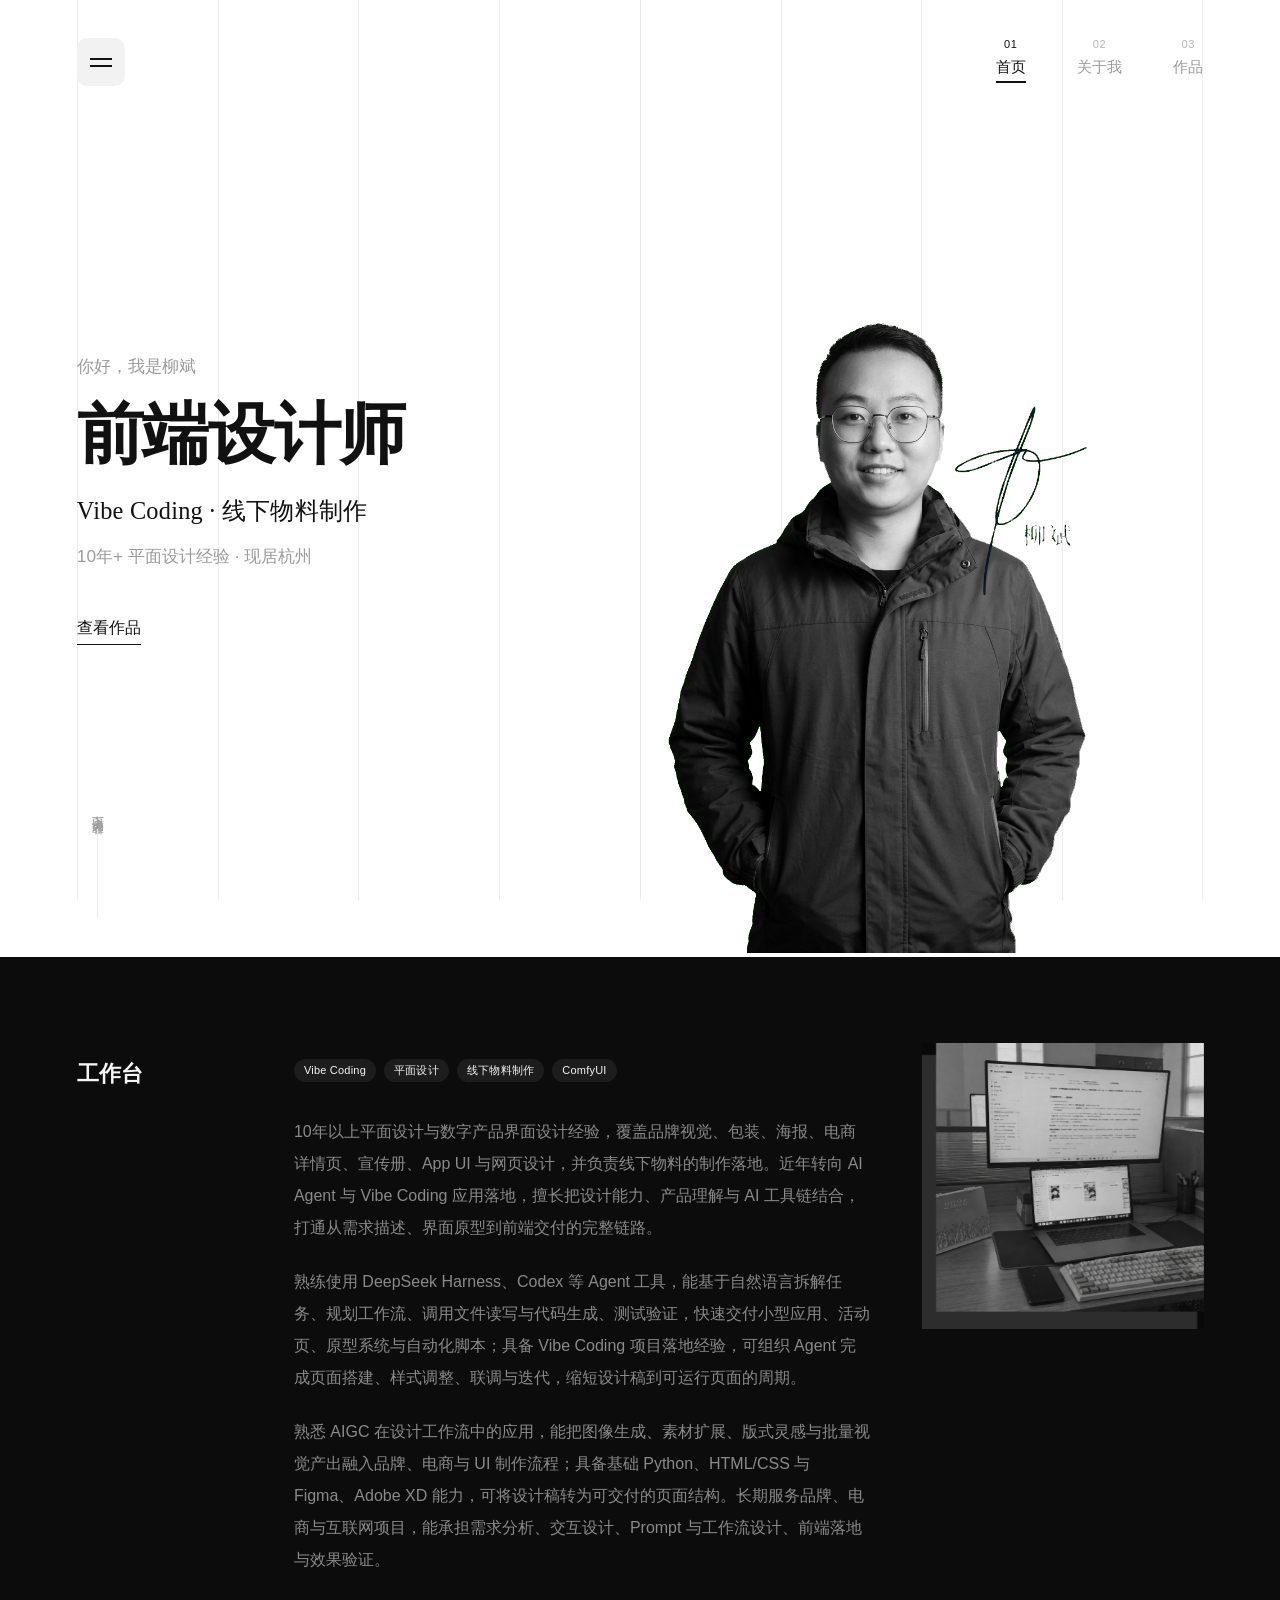
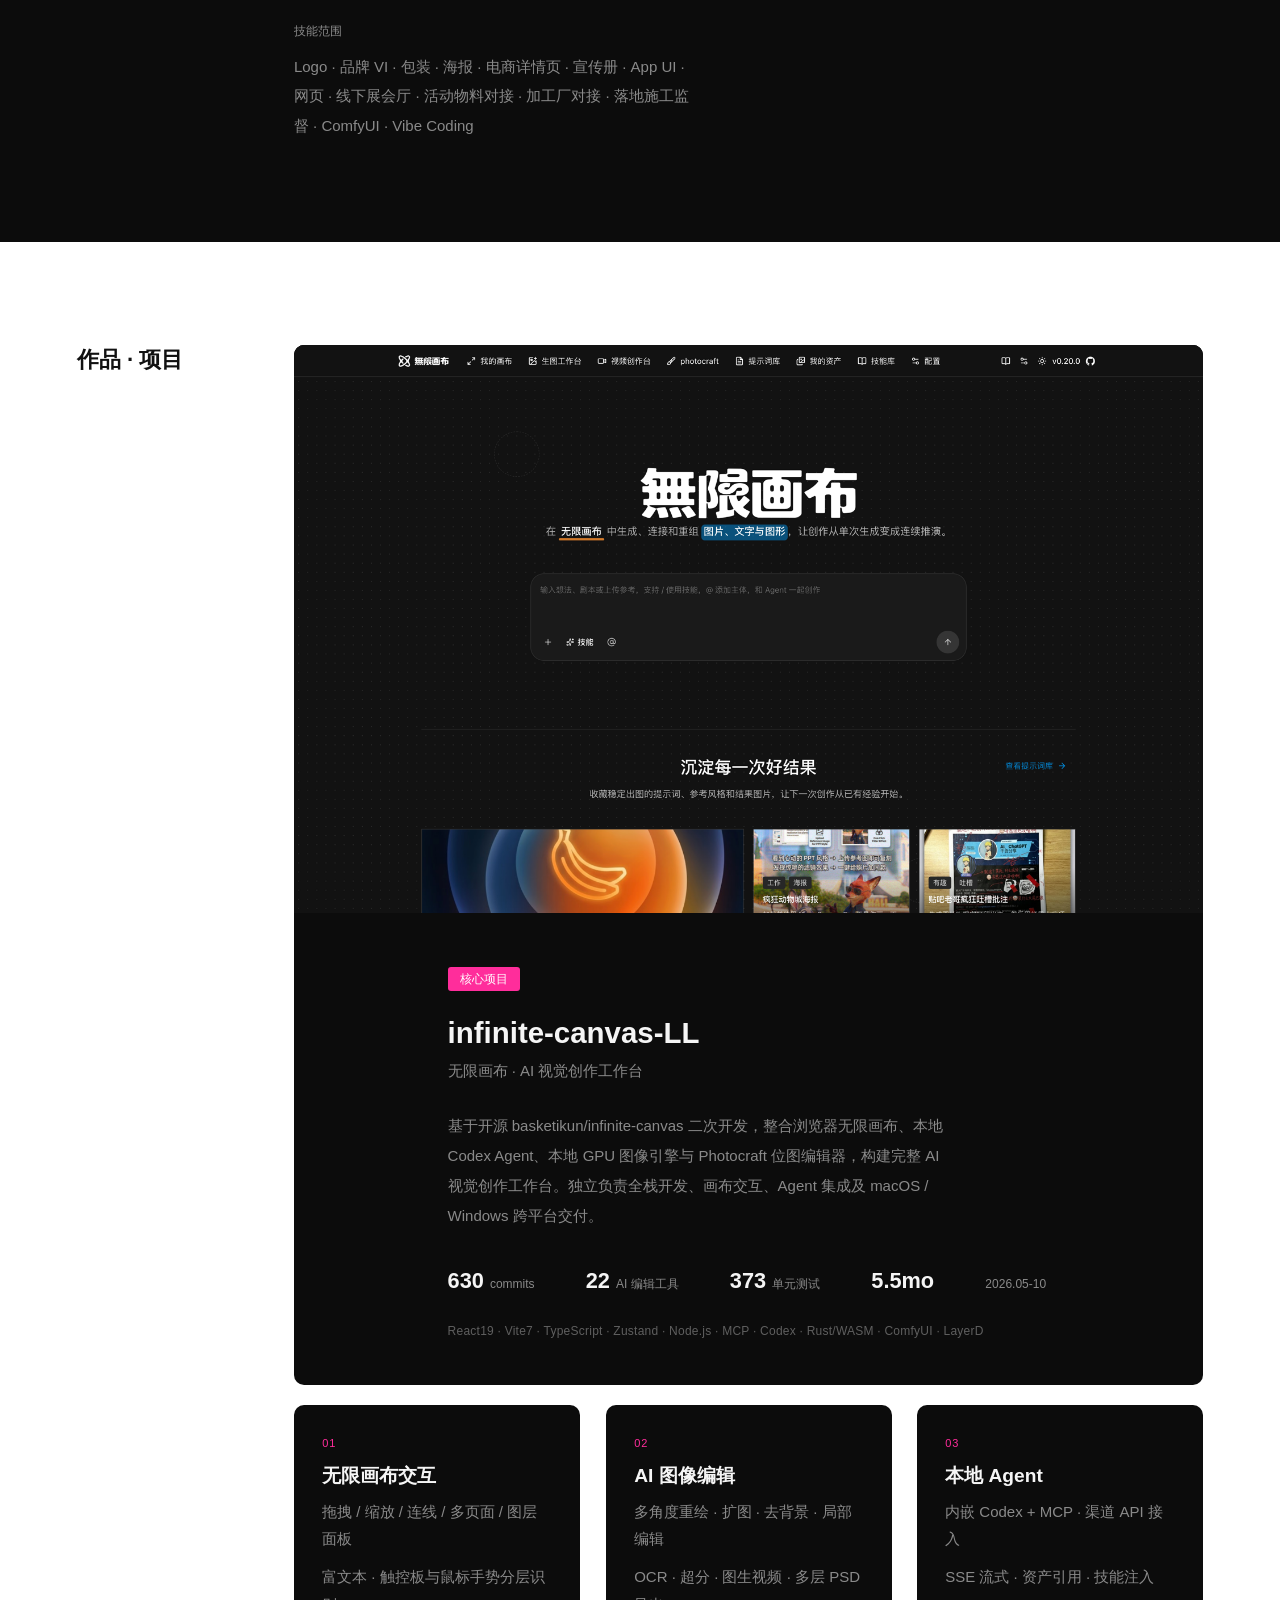
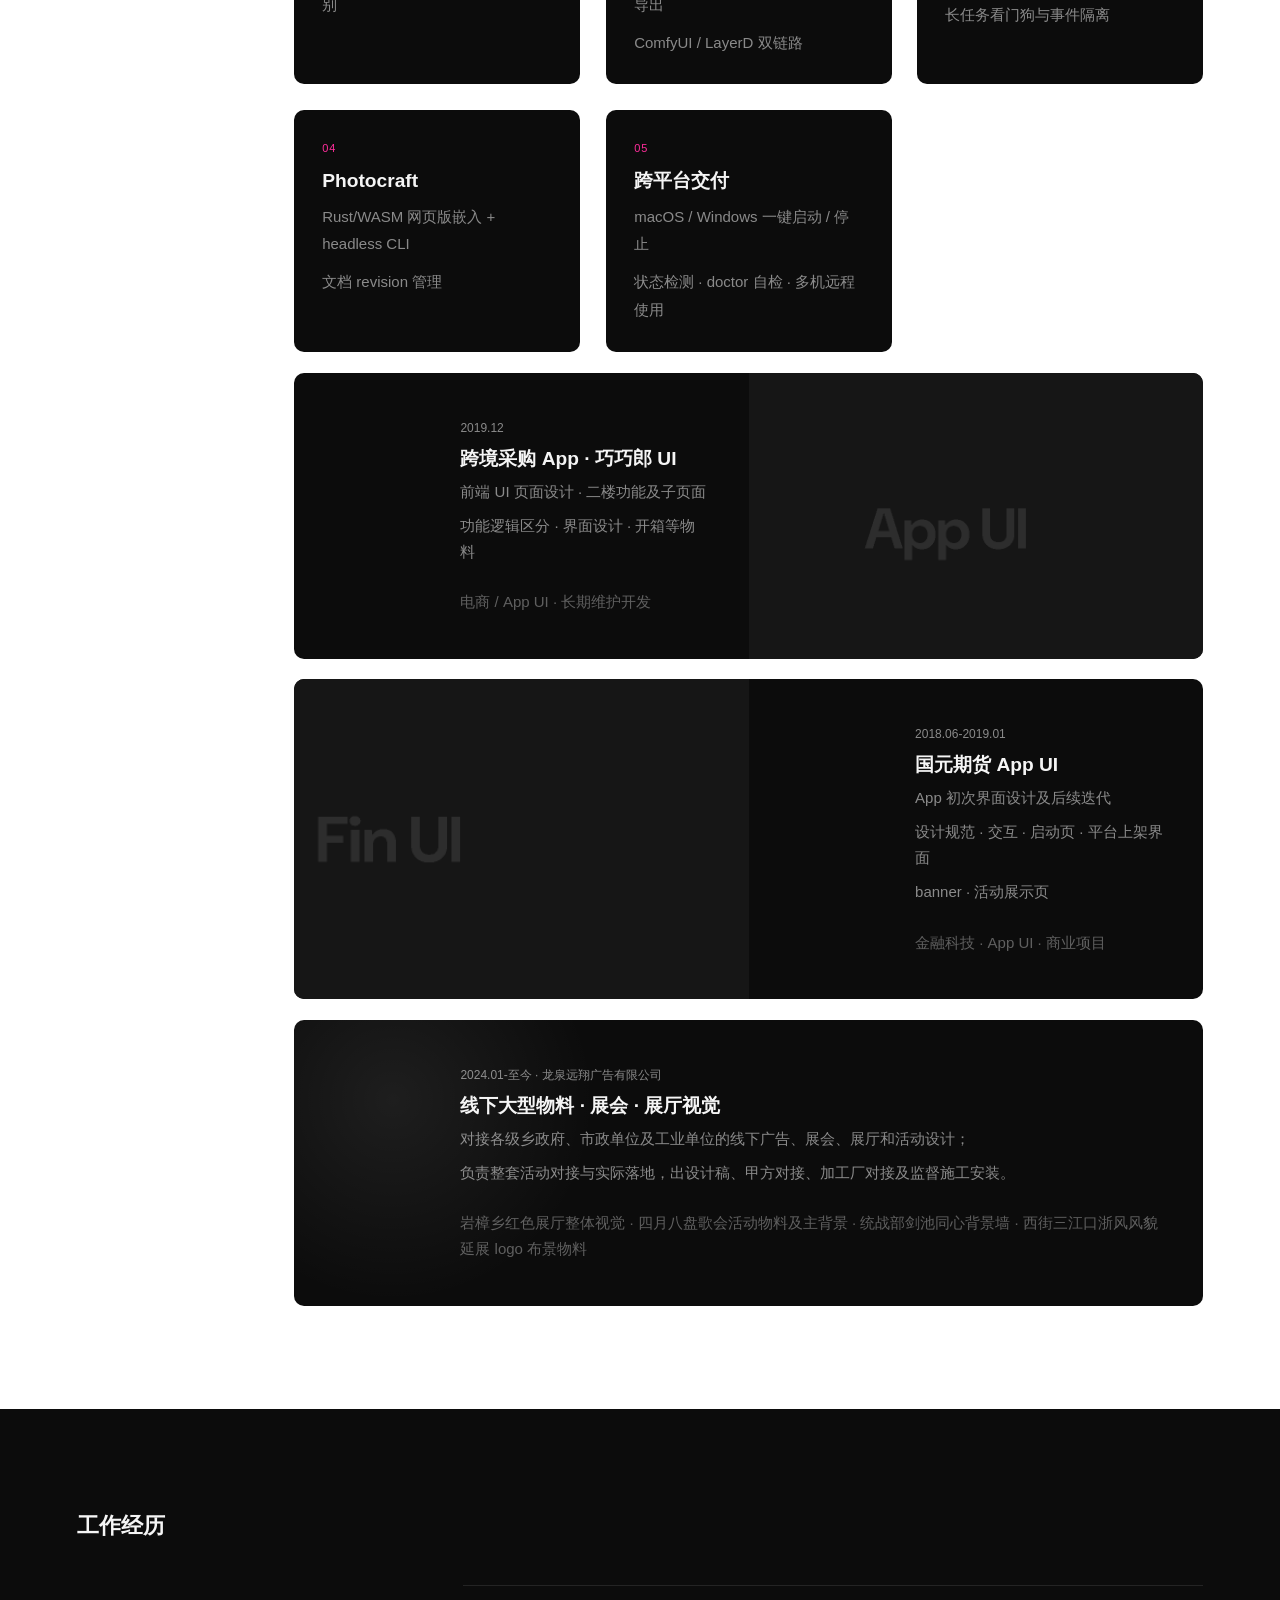
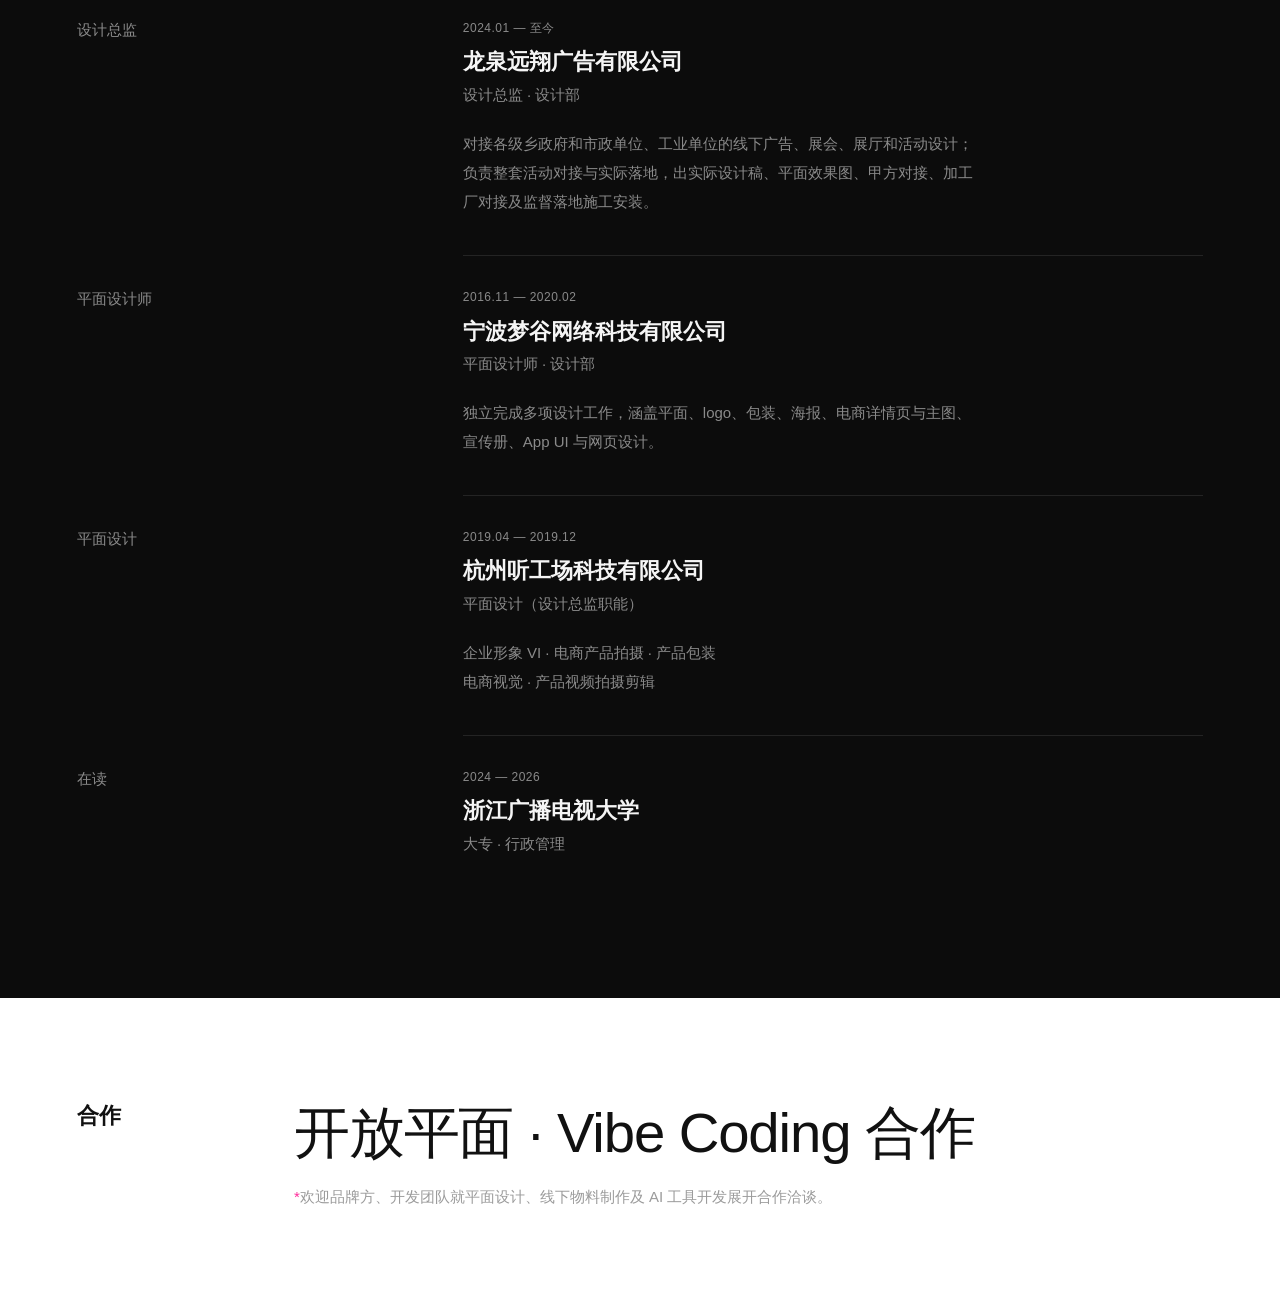
<file: index.html>
<!DOCTYPE html>
<html lang="zh-CN">
<head>
  <meta charset="utf-8">
  <meta name="viewport" content="width=device-width, initial-scale=1">
  <title>柳斌 · 前端设计师</title>
  <link rel="icon" type="image/svg+xml" href="assets/favicon.svg">
  <meta name="description" content="柳斌，前端设计师。10年+ 平面设计经验，Vibe Coding · 线下物料制作，现居杭州。">
  <link rel="stylesheet" href="assets/css/tokens.css">
  <link rel="stylesheet" href="assets/css/base.css">
  <style>
    /* =========================================================================
       首页专属结构层（只补 base.css 没有的页面结构，排版/颜色/字号全部走令牌）
       ========================================================================= */

    /* ---------------------------------------------------------------- Hero */
    .hero {
      position: relative;
      padding-top: clamp(16px, 3vw, 48px);
      padding-bottom: 0;
      overflow: clip;
    }

    .hero__inner {
      display: grid;
      grid-template-columns: minmax(0, 1fr) clamp(300px, 45vw, 647px);
      align-items: end;
      min-height: clamp(520px, 62vw, 894px);
      padding-bottom: 0;
    }

    .hero__copy {
      align-self: center;
      padding-bottom: clamp(0px, 9.6vw, 138px);
    }

    .hero__hello {
      margin-bottom: clamp(10px, 1.4vw, 22px);
      font-size: clamp(15px, 1.3vw, 19px);
      color: var(--muted);
    }

    .hero__title { color: var(--ink); }

    /* 设计稿里 H1 恒为一行；≥1200 保底不折行，小屏仍正常换行 */
    @media (min-width: 1200px) {
      .hero__title { white-space: nowrap; }
    }

    .hero__sub {
      margin-top: clamp(14px, 1.8vw, 26px);
      font-family: var(--font-serif);
      font-weight: 400;
      color: var(--ink);
      letter-spacing: 0.01em;
    }

    .hero__meta {
      margin-top: clamp(8px, 1vw, 14px);
      font-size: clamp(15px, 1.35vw, 19px);
      color: var(--muted);
    }

    .hero__cta {
      margin-top: clamp(24px, 3vw, 44px);
      font-size: clamp(15px, 1.35vw, 19px);
    }

    .hero__media {
      position: relative;
      display: flex;
      align-items: flex-end;
      justify-content: flex-start;
      align-self: end;
    }

    .hero__media-inner { display: block; }

    /* 人像 + 手写署名合成一张 3:4 图：高度主导、宽度自动（按原始比例，不拉伸不裁切） */
    .hero__photo {
      width: auto;
      max-width: none;
      height: clamp(420px, 52.7vw, 762px);
    }

    .hero__scroll {
      position: absolute;
      left: calc(var(--pad-x) + 10px);
      bottom: clamp(28px, 3vw, 44px);
      display: flex;
      flex-direction: column;
      align-items: center;
      gap: 14px;
    }

    .hero__scroll-line {
      display: block;
      width: 1px;
      height: clamp(56px, 7vw, 96px);
      background: var(--line);
    }

    /* ------------------------------------------------------------ 工作台 */
    /* 与「作品 · 项目」「工作经历」共用同一条正文左栅格线（17%） */
    .intro .section__body { grid-template-columns: 17% minmax(0, 1fr); }

    .intro__main {
      display: grid;
      grid-template-columns: minmax(0, 1fr) clamp(180px, 22vw, 300px);
      gap: clamp(24px, 4vw, 64px);
      align-items: start;
    }

    .intro__chips {
      display: flex;
      flex-wrap: wrap;
      gap: 8px;
      margin-bottom: clamp(20px, 2.6vw, 38px);
    }

    .intro__text .body { color: var(--panel-muted); line-height: 2; }

    .intro__text .body + .body { margin-top: 1.4em; }

    .intro__quote { color: var(--panel-ink); font-weight: 500; }

    .intro__skills { margin-top: clamp(28px, 3.4vw, 52px); }

    .intro__skills-label {
      margin-bottom: 10px;
      font-size: var(--fs-label);
      color: var(--panel-muted);
    }

    .intro__skills-list {
      max-width: 48ch;
      font-size: var(--fs-body-sm);
      line-height: 1.95;
      color: var(--panel-muted);
    }

    .intro__figure { margin: 0; }
    .intro__figure img { width: 100%; height: auto; }

    /* -------------------------------------------------------- 作品 · 项目 */
    .works .section__body { grid-template-columns: 17% minmax(0, 1fr); }

    .works__list {
      display: flex;
      flex-direction: column;
      gap: clamp(14px, 1.6vw, 24px);
    }

    .works__note::before {
      content: "";
      position: absolute;
      left: -8%;
      top: -32%;
      width: 42%;
      aspect-ratio: 1;
      border-radius: 50%;
      background: radial-gradient(circle at 45% 45%, rgba(255, 255, 255, 0.075), transparent 68%);
      pointer-events: none;
    }

    /* 核心大卡主视觉：与图像同比例 16:10，故 cover 不裁切；圆角由 .card 的 overflow:hidden 负责 */
    .works__hero-media {
      aspect-ratio: 16 / 10;
      background: var(--panel);
    }

    .works__hero-media img {
      width: 100%;
      height: 100%;
      object-fit: cover;
      object-position: center top;
    }

    .works__hero .card__body {
      padding: clamp(28px, 4.2vw, 60px) clamp(24px, 3vw, 40px) clamp(24px, 3.4vw, 52px)
        clamp(24px, 12vw, 173px);
      gap: 0;
    }

    .works__badge {
      align-self: flex-start;
      margin-bottom: clamp(14px, 1.8vw, 24px);
      padding: 5px 12px;
      border-radius: 3px;
      background: var(--accent);
      color: var(--paper);
      font-size: var(--fs-label);
      line-height: 1.2;
    }

    .works__sub {
      margin-top: 6px;
      font-size: var(--fs-body-sm);
      color: var(--panel-muted);
    }

    .works__desc {
      margin-top: clamp(16px, 2vw, 28px);
      max-width: 60ch;
      font-size: var(--fs-body-sm);
      line-height: 2;
      color: var(--panel-muted);
    }

    .works__stats {
      margin-top: clamp(18px, 2.4vw, 32px);
      font-size: var(--fs-body-sm);
    }

    .works__stack {
      margin-top: clamp(12px, 1.6vw, 18px);
      font-size: var(--fs-label);
      letter-spacing: 0.02em;
      color: #5F5F5F;
    }

    .works__features { margin-top: 0; }

    .works__features .card { min-height: clamp(160px, 17vw, 248px); }

    .works__features .card__desc { line-height: 1.85; }

    .works__wide .card__body {
      padding: clamp(26px, 3.4vw, 48px) clamp(24px, 3vw, 44px) clamp(26px, 3.4vw, 48px)
        clamp(24px, 13vw, 215px);
      gap: 8px;
    }

    .works__wide .card__desc + .card__desc { margin-top: 0; }

    .works__card-media img { object-fit: cover; }

    /* ------------------------------------------------------------ 工作经历 */
    .experience__list { display: flex; flex-direction: column; }

    .experience__row {
      display: grid;
      grid-template-columns: 32% minmax(0, 1fr);
      gap: var(--gap);
      align-items: start;
    }

    .experience__head { padding-bottom: clamp(28px, 3.4vw, 56px); }

    .experience__role {
      padding-top: clamp(20px, 2.4vw, 36px);
      font-size: var(--fs-body-sm);
      color: var(--panel-muted);
    }

    .experience__body {
      padding-top: clamp(20px, 2.4vw, 36px);
      padding-bottom: clamp(24px, 3vw, 44px);
    }

    .experience__row + .experience__row .experience__body {
      border-top: 1px solid var(--panel-line);
    }

    .experience__row + .experience__row .experience__role {
      padding-top: clamp(20px, 2.4vw, 36px);
    }

    .experience__date {
      font-size: var(--fs-label);
      color: var(--panel-muted);
      letter-spacing: 0.04em;
    }

    .experience__company {
      margin-top: 8px;
      font-size: clamp(19px, 1.7vw, 24px);
      font-weight: 700;
      line-height: 1.35;
      color: var(--panel-ink);
    }

    .experience__title {
      margin-top: 4px;
      font-size: var(--fs-body-sm);
      color: var(--panel-muted);
    }

    .experience__desc {
      margin-top: clamp(12px, 1.6vw, 20px);
      max-width: 62ch;
      font-size: var(--fs-body-sm);
      line-height: 1.95;
      color: var(--panel-muted);
    }

    .experience__desc + .experience__desc { margin-top: 0; }

    /* ---------------------------------------------------------------- 页脚 */
    .footer__inner {
      display: grid;
      grid-template-columns: 17% minmax(0, 1fr);
      gap: var(--gap);
      align-items: start;
    }

    .footer__rail-label { color: var(--ink); }

    .footer__star { color: var(--accent); }

    /* ------------------------------------------------------------ 响应式 */
    @media (max-width: 1024px) {
      .hero__inner {
        grid-template-columns: minmax(0, 1fr);
        row-gap: clamp(28px, 6vw, 56px);
        min-height: 0;
      }

      .hero__copy { padding-bottom: 0; }

      .hero__media { justify-content: center; }

      .hero__scroll { display: none; }

      .hero { padding-bottom: clamp(32px, 6vw, 64px); }

      .intro .section__body,
      .works .section__body { grid-template-columns: minmax(0, 1fr); }

      .intro__main { grid-template-columns: minmax(0, 1fr); }

      .intro__figure { max-width: 420px; }

      .experience__row { grid-template-columns: minmax(0, 1fr); }

      .experience__role { padding-top: 0; padding-bottom: 10px; }

      .experience__row + .experience__row .experience__role { padding-top: 0; }

      .experience__body { padding-top: 0; }

      .footer__inner { grid-template-columns: minmax(0, 1fr); row-gap: 18px; }

      .works__hero .card__body,
      .works__wide .card__body { padding-left: clamp(24px, 5vw, 48px); }
    }
  </style>
</head>
<body>
  <div class="grid-lines" aria-hidden="true"></div>

  <header class="topbar">
    <div class="shell topbar__inner">
      <button class="menu-btn" type="button" aria-label="打开菜单" aria-expanded="false">
        <span></span><span></span>
      </button>
      <nav class="nav" aria-label="主导航">
        <a class="nav__item is-active" href="index.html" aria-current="page">
          <span class="nav__num">01</span><span class="nav__label">首页</span>
        </a>
        <a class="nav__item" href="about.html">
          <span class="nav__num">02</span><span class="nav__label">关于我</span>
        </a>
        <a class="nav__item" href="works.html">
          <span class="nav__num">03</span><span class="nav__label">作品</span>
        </a>
      </nav>
    </div>
  </header>

  <main id="main">
    <!-- 01 Hero -->
    <section class="hero" id="hero" data-hero aria-labelledby="hero-title">
      <div class="shell hero__inner">
        <div class="hero__copy">
          <p class="hero__hello hero__seg" style="--i:0">你好，我是柳斌</p>
          <h1 class="display-hero hero__title hero__seg" id="hero-title" style="--i:1">前端设计师</h1>
          <p class="hero-sub hero__sub hero__seg" style="--i:2">Vibe Coding · 线下物料制作</p>
          <p class="hero__meta hero__seg" style="--i:3">10年+ 平面设计经验 · 现居杭州</p>
          <p class="hero__cta hero__seg" style="--i:4">
            <a class="link-underline" href="works.html">查看作品</a>
          </p>
        </div>
        <div class="hero__media hero__seg hero__seg--media" style="--i:2">
          <div class="hero__media-inner" data-parallax="18">
            <img class="hero__photo" src="assets/img/hero.png" width="896" height="1200"
                 alt="柳斌 · 前端设计师">
          </div>
        </div>
      </div>
      <div class="hero__scroll" aria-hidden="true">
        <span class="vertical">向下滚动查看</span>
        <span class="hero__scroll-line"></span>
      </div>
    </section>

    <!-- 02 工作台 -->
    <section class="section section--dark intro" id="intro" aria-labelledby="intro-title">
      <div class="shell section__body">
        <div class="section__rail">
          <h2 class="block-title" id="intro-title">工作台</h2>
        </div>
        <div class="intro__main">
          <div class="intro__text">
            <ul class="intro__chips">
              <li class="tag">Vibe Coding</li>
              <li class="tag">平面设计</li>
              <li class="tag">线下物料制作</li>
              <li class="tag">ComfyUI</li>
            </ul>
            <p class="body">10年以上平面设计与数字产品界面设计经验，覆盖品牌视觉、包装、海报、电商详情页、宣传册、App UI 与网页设计，并负责线下物料的制作落地。近年转向 AI Agent 与 Vibe Coding 应用落地，擅长把设计能力、产品理解与 AI 工具链结合，打通从需求描述、界面原型到前端交付的完整链路。</p>
            <p class="body">熟练使用 DeepSeek Harness、Codex 等 Agent 工具，能基于自然语言拆解任务、规划工作流、调用文件读写与代码生成、测试验证，快速交付小型应用、活动页、原型系统与自动化脚本；具备 Vibe Coding 项目落地经验，可组织 Agent 完成页面搭建、样式调整、联调与迭代，缩短设计稿到可运行页面的周期。</p>
            <p class="body">熟悉 AIGC 在设计工作流中的应用，能把图像生成、素材扩展、版式灵感与批量视觉产出融入品牌、电商与 UI 制作流程；具备基础 Python、HTML/CSS 与 Figma、Adobe XD 能力，可将设计稿转为可交付的页面结构。长期服务品牌、电商与互联网项目，能承担需求分析、交互设计、Prompt 与工作流设计、前端落地与效果验证。</p>
            <div class="intro__skills">
              <p class="intro__skills-label">技能范围</p>
              <p class="intro__skills-list">Logo · 品牌 VI · 包装 · 海报 · 电商详情页 · 宣传册 · App UI · 网页 · 线下展会厅 · 活动物料对接 · 加工厂对接 · 落地施工监督 · ComfyUI · Vibe Coding</p>
            </div>
          </div>
          <figure class="intro__figure" data-parallax="16">
            <img src="assets/img/intro-desk.png" width="392" height="398"
                 alt="工作台实拍：显示器、笔记本电脑与键盘">
          </figure>
        </div>
      </div>
    </section>

    <!-- 03 作品 · 项目 -->
    <section class="section works" id="works" aria-labelledby="works-title">
      <div class="shell section__body">
        <div class="section__rail">
          <h2 class="block-title" id="works-title">作品 · 项目</h2>
        </div>

        <div class="works__list">
          <article class="card card--hero works__hero reveal" data-tilt data-stagger>
            <figure class="card__media works__hero-media">
              <img src="assets/img/canvas-home.png" width="1600" height="1000"
                   alt="infinite-canvas-LL 应用首页：無限画布主视觉、顶部导航与提示词输入区">
            </figure>
            <div class="card__body">
              <span class="works__badge">核心项目</span>
              <h3 class="card__title">infinite-canvas-LL</h3>
              <p class="works__sub">无限画布 · AI 视觉创作工作台</p>
              <p class="works__desc">基于开源 basketikun/infinite-canvas 二次开发，整合浏览器无限画布、本地 Codex Agent、本地 GPU 图像引擎与 Photocraft 位图编辑器，构建完整 AI 视觉创作工作台。独立负责全栈开发、画布交互、Agent 集成及 macOS / Windows 跨平台交付。</p>
              <ul class="stats works__stats">
                <li class="stat"><span class="stat__num" data-count="636">636</span><span class="stat__unit">commits</span></li>
                <li class="stat"><span class="stat__num" data-count="22">22</span><span class="stat__unit">AI 编辑工具</span></li>
                <li class="stat"><span class="stat__num" data-count="376">376</span><span class="stat__unit">单元测试</span></li>
                <li class="stat"><span class="stat__num">5.5mo</span></li>
                <li class="stat"><span class="stat__label">2026.05-10</span></li>
              </ul>
              <p class="works__stack">React19 · Vite7 · TypeScript · Zustand · Node.js · MCP · Codex · Rust/WASM · ComfyUI · LayerD</p>
            </div>
          </article>

          <div class="card-grid card-grid--3 works__features" data-stagger>
            <article class="card reveal" data-tilt>
              <div class="card__body">
                <span class="card__eyebrow">01</span>
                <h3 class="card__title">无限画布交互</h3>
                <p class="card__desc">拖拽 / 缩放 / 连线 / 多页面 / 图层面板</p>
                <p class="card__desc">富文本 · 触控板与鼠标手势分层识别</p>
              </div>
            </article>
            <article class="card reveal" data-tilt style="--i:1">
              <div class="card__body">
                <span class="card__eyebrow">02</span>
                <h3 class="card__title">AI 图像编辑</h3>
                <p class="card__desc">多角度重绘 · 扩图 · 去背景 · 局部编辑</p>
                <p class="card__desc">OCR · 超分 · 图生视频 · 多层 PSD 导出</p>
                <p class="card__desc">ComfyUI / LayerD 双链路</p>
              </div>
            </article>
            <article class="card reveal" data-tilt style="--i:2">
              <div class="card__body">
                <span class="card__eyebrow">03</span>
                <h3 class="card__title">本地 Agent</h3>
                <p class="card__desc">内嵌 Codex + MCP · 渠道 API 接入</p>
                <p class="card__desc">SSE 流式 · 资产引用 · 技能注入</p>
                <p class="card__desc">长任务看门狗与事件隔离</p>
              </div>
            </article>
            <article class="card reveal" data-tilt style="--i:0">
              <div class="card__body">
                <span class="card__eyebrow">04</span>
                <h3 class="card__title">Photocraft</h3>
                <p class="card__desc">Rust/WASM 网页版嵌入 + headless CLI</p>
                <p class="card__desc">文档 revision 管理</p>
              </div>
            </article>
            <article class="card reveal" data-tilt style="--i:1">
              <div class="card__body">
                <span class="card__eyebrow">05</span>
                <h3 class="card__title">跨平台交付</h3>
                <p class="card__desc">macOS / Windows 一键启动 / 停止</p>
                <p class="card__desc">状态检测 · doctor 自检 · 多机远程使用</p>
              </div>
            </article>
          </div>

          <article class="card card--wide works__wide reveal" data-tilt>
            <div class="card__body">
              <p class="card__meta" style="margin:0;padding:0">2019.12</p>
              <h3 class="card__title">跨境采购 App · 巧巧郎 UI</h3>
              <p class="card__desc">前端 UI 页面设计 · 二楼功能及子页面</p>
              <p class="card__desc">功能逻辑区分 · 界面设计 · 开箱等物料</p>
              <p class="card__desc" style="margin-top:16px;color:#5F5F5F">电商 / App UI · 长期维护开发</p>
            </div>
            <div class="card__media works__card-media">
              <img src="assets/img/work-qiaqiaolang.png" width="527" height="296"
                   alt="跨境采购 App · 巧巧郎 UI 界面视觉">
            </div>
          </article>

          <article class="card card--wide card--media-left works__wide reveal" data-tilt>
            <div class="card__body">
              <p class="card__meta" style="margin:0;padding:0">2018.06-2019.01</p>
              <h3 class="card__title">国元期货 App UI</h3>
              <p class="card__desc">App 初次界面设计及后续迭代</p>
              <p class="card__desc">设计规范 · 交互 · 启动页 · 平台上架界面</p>
              <p class="card__desc">banner · 活动展示页</p>
              <p class="card__desc" style="margin-top:16px;color:#5F5F5F">金融科技 · App UI · 商业项目</p>
            </div>
            <div class="card__media works__card-media">
              <img src="assets/img/work-guoyuan.png" width="527" height="295"
                   alt="国元期货 App UI 界面视觉">
            </div>
          </article>

          <article class="card works__wide works__note reveal" data-tilt>
            <div class="card__body">
              <p class="card__meta" style="margin:0;padding:0">2024.01-至今 · 龙泉远翔广告有限公司</p>
              <h3 class="card__title">线下大型物料 · 展会 · 展厅视觉</h3>
              <p class="card__desc">对接各级乡政府、市政单位及工业单位的线下广告、展会、展厅和活动设计；</p>
              <p class="card__desc">负责整套活动对接与实际落地，出设计稿、甲方对接、加工厂对接及监督施工安装。</p>
              <p class="card__desc" style="margin-top:16px;color:#5F5F5F">岩樟乡红色展厅整体视觉 · 四月八盘歌会活动物料及主背景 · 统战部剑池同心背景墙 · 西街三江口浙风风貌延展 logo 布景物料</p>
            </div>
          </article>
        </div>
      </div>
    </section>

    <!-- 04 工作经历 -->
    <section class="section section--dark experience" id="experience" aria-labelledby="experience-title">
      <div class="shell">
        <div class="experience__list">
          <div class="experience__row experience__head">
            <h2 class="block-title" id="experience-title">工作经历</h2>
          </div>

          <div class="experience__row">
            <p class="experience__role">设计总监</p>
            <div class="experience__body">
              <p class="experience__date">2024.01 — 至今</p>
              <h3 class="experience__company">龙泉远翔广告有限公司</h3>
              <p class="experience__title">设计总监 · 设计部</p>
              <p class="experience__desc">对接各级乡政府和市政单位、工业单位的线下广告、展会、展厅和活动设计；负责整套活动对接与实际落地，出实际设计稿、平面效果图、甲方对接、加工厂对接及监督落地施工安装。</p>
            </div>
          </div>

          <div class="experience__row">
            <p class="experience__role">平面设计师</p>
            <div class="experience__body">
              <p class="experience__date">2016.11 — 2020.02</p>
              <h3 class="experience__company">宁波梦谷网络科技有限公司</h3>
              <p class="experience__title">平面设计师 · 设计部</p>
              <p class="experience__desc">独立完成多项设计工作，涵盖平面、logo、包装、海报、电商详情页与主图、宣传册、App UI 与网页设计。</p>
            </div>
          </div>

          <div class="experience__row">
            <p class="experience__role">平面设计</p>
            <div class="experience__body">
              <p class="experience__date">2019.04 — 2019.12</p>
              <h3 class="experience__company">杭州听工场科技有限公司</h3>
              <p class="experience__title">平面设计（设计总监职能）</p>
              <p class="experience__desc">企业形象 VI · 电商产品拍摄 · 产品包装</p>
              <p class="experience__desc">电商视觉 · 产品视频拍摄剪辑</p>
            </div>
          </div>

          <div class="experience__row">
            <p class="experience__role">在读</p>
            <div class="experience__body">
              <p class="experience__date">2024 — 2026</p>
              <h3 class="experience__company">浙江广播电视大学</h3>
              <p class="experience__title">大专 · 行政管理</p>
            </div>
          </div>
        </div>
      </div>
    </section>

    <!-- 05 页脚 CTA -->
    <footer class="footer">
      <div class="shell footer__inner">
        <p class="block-title footer__rail-label">合作</p>
        <div class="footer__main reveal">
          <h2 class="footer__title">开放平面 · Vibe Coding 合作</h2>
          <p class="footer__note"><span class="footer__star">*</span>欢迎品牌方、开发团队就平面设计、线下物料制作及 AI 工具开发展开合作洽谈。</p>
        </div>
      </div>
    </footer>
  </main>

  <script src="assets/js/motion.js" defer></script>
</body>
</html>
</file>
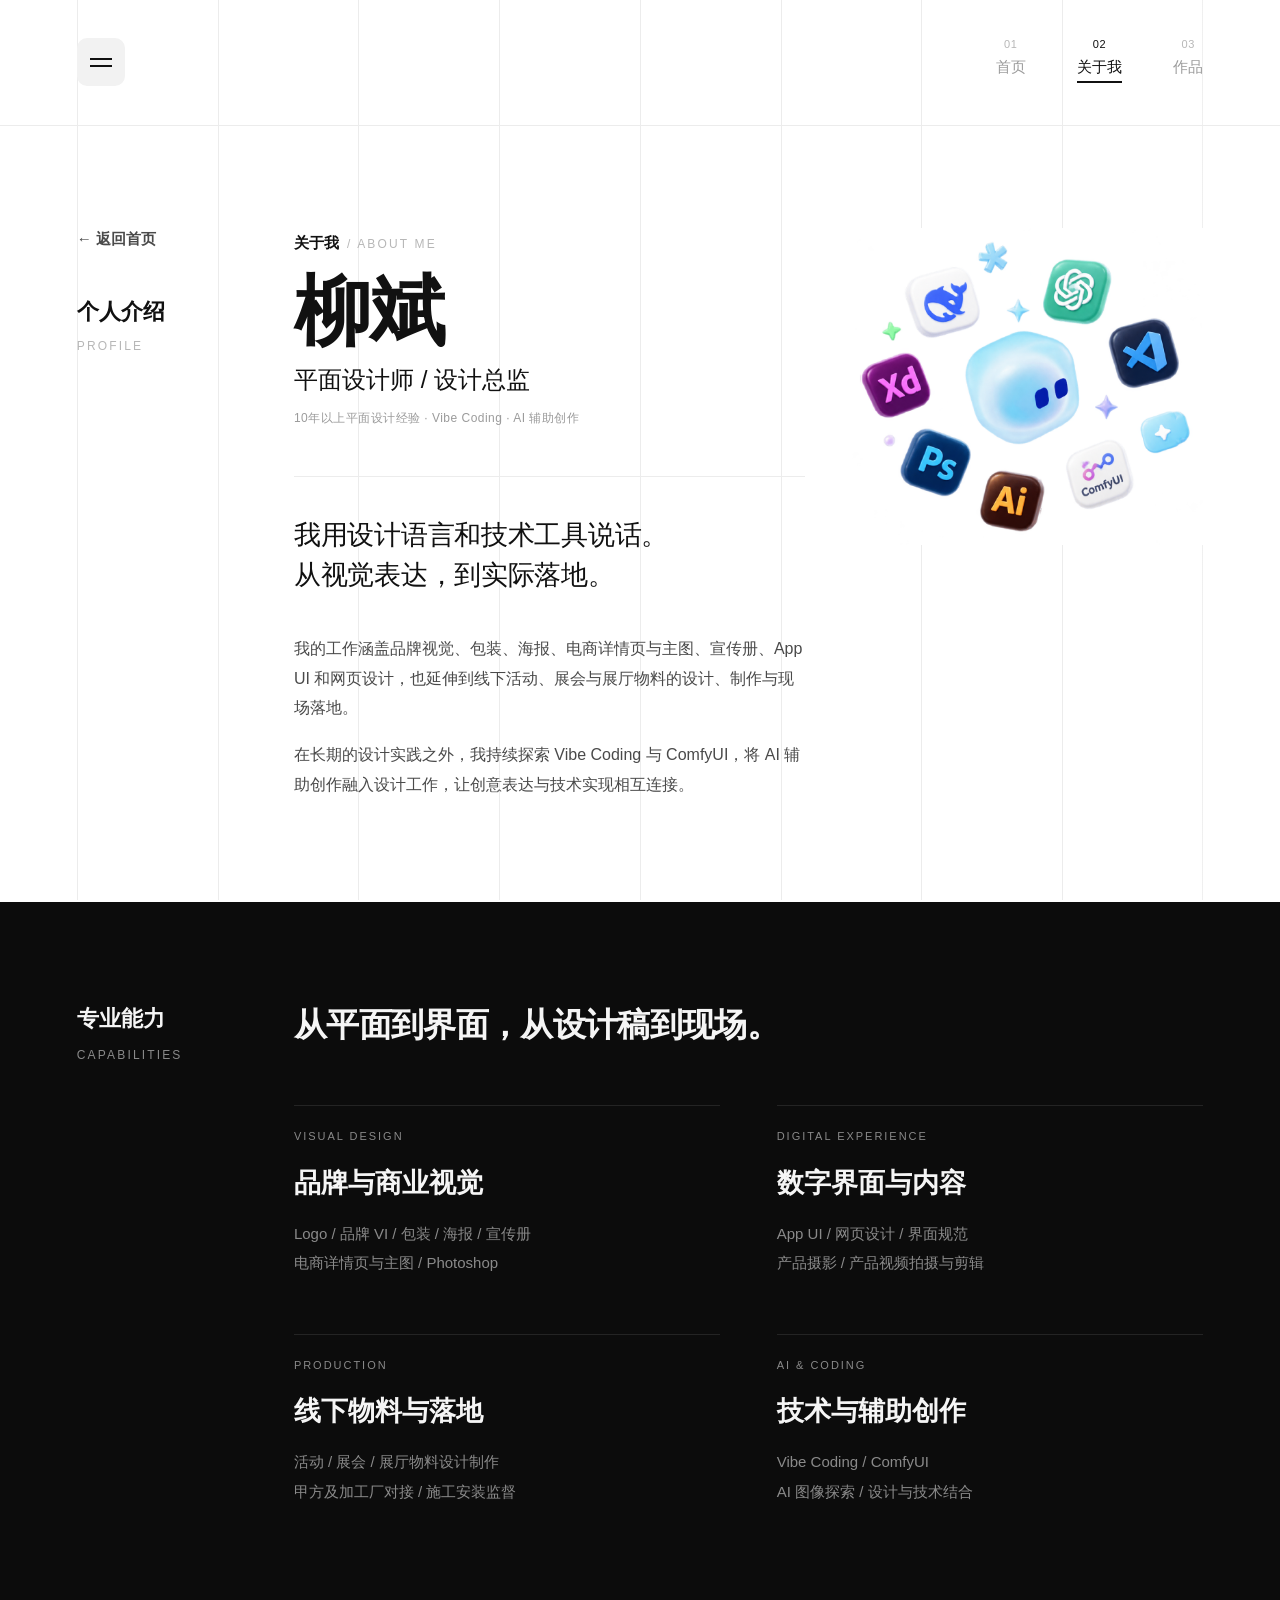
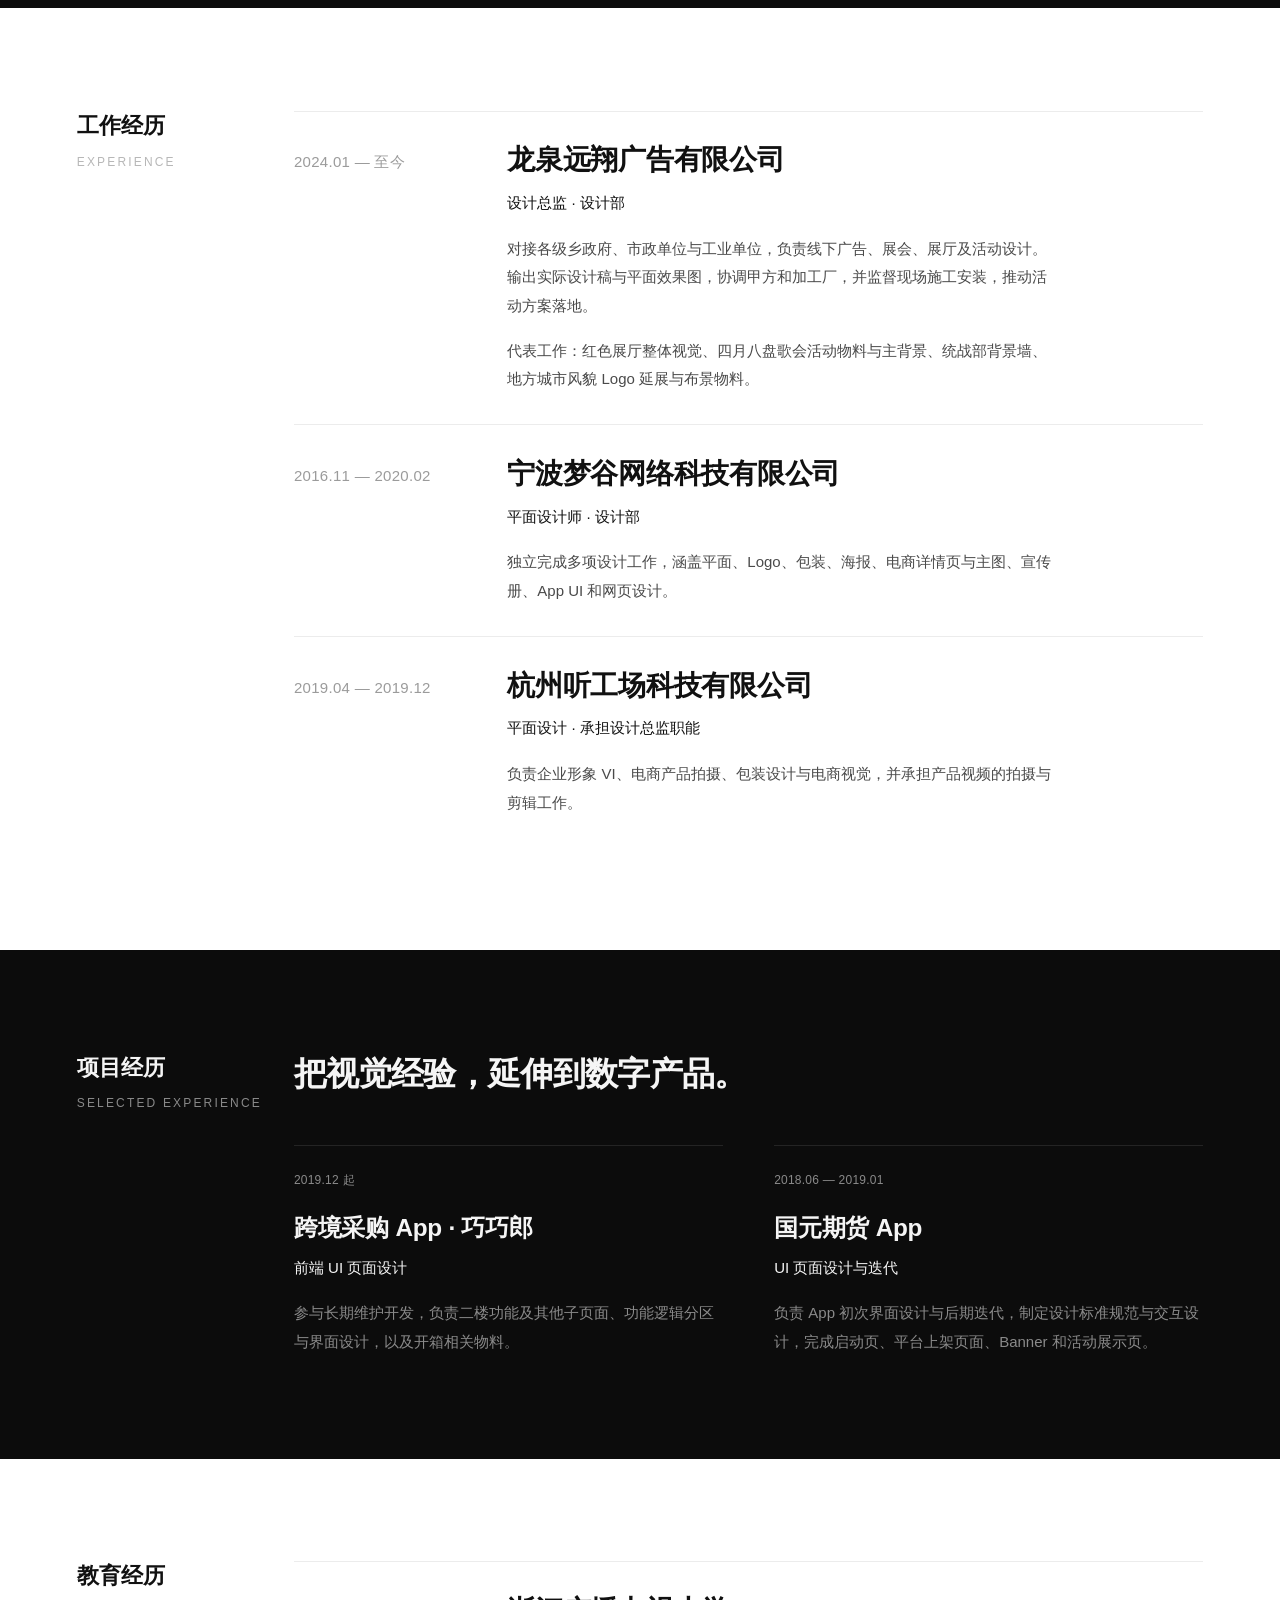
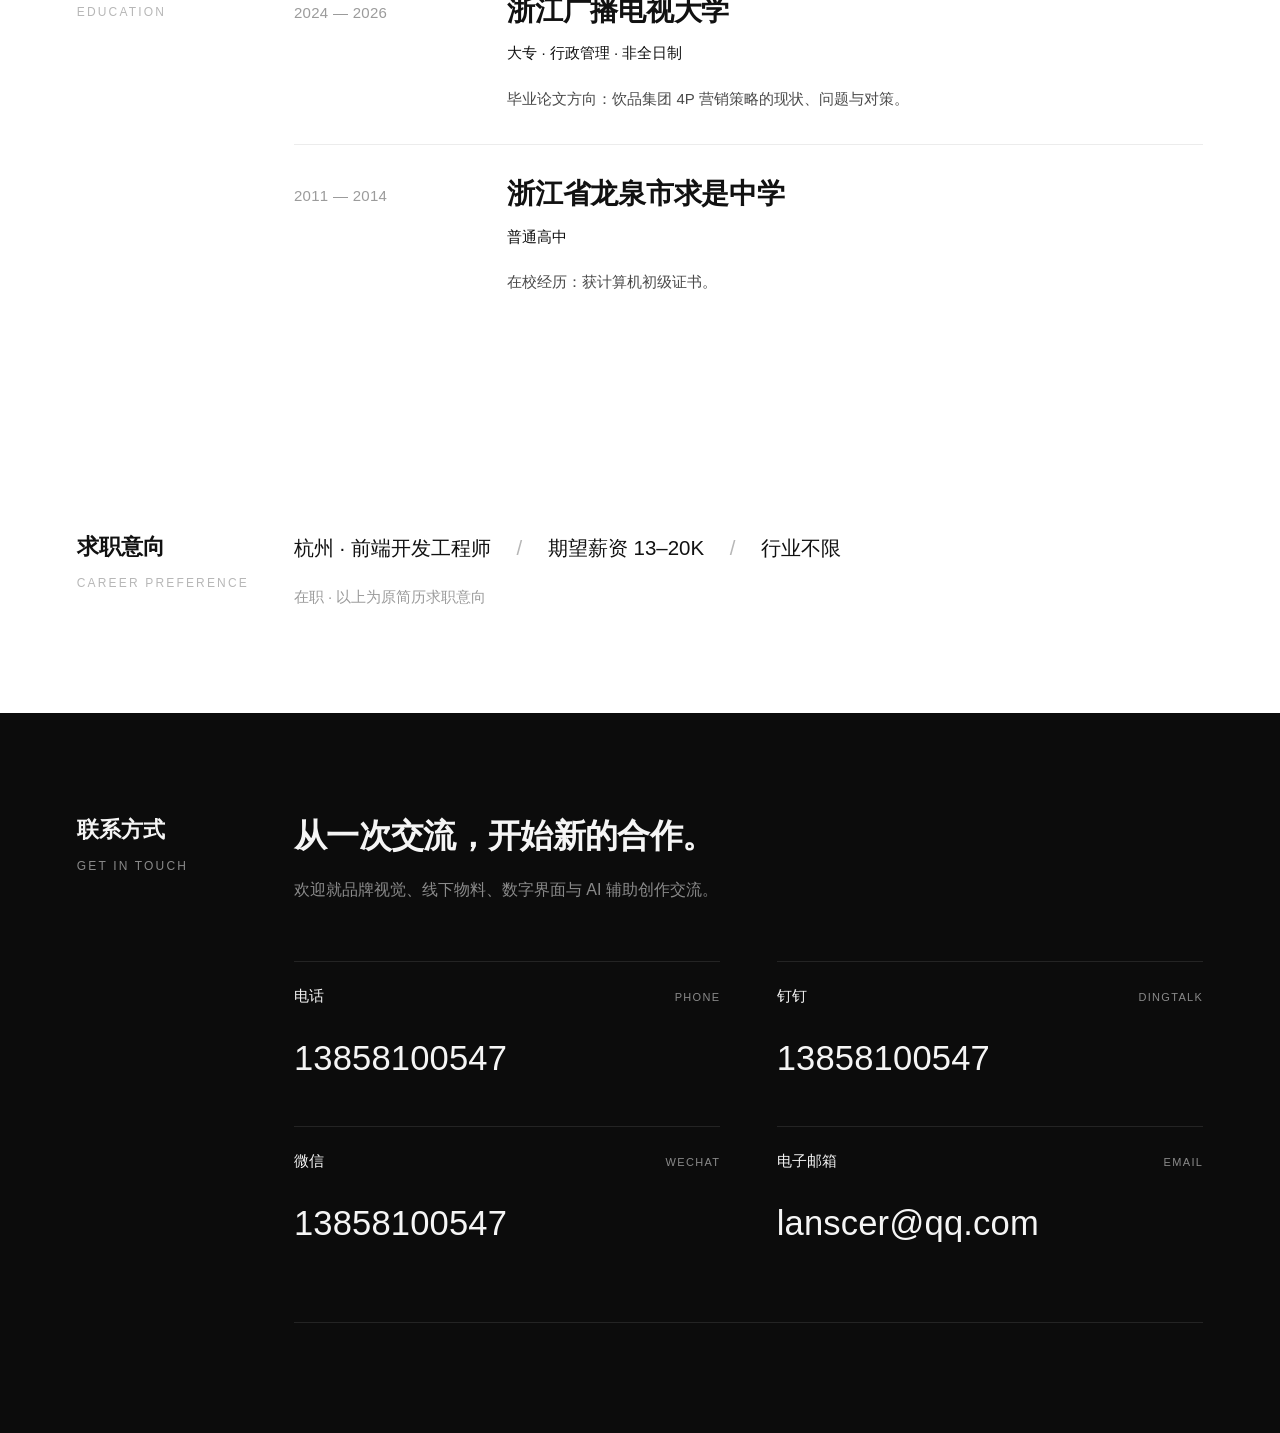
<file: about.html>
<!DOCTYPE html>
<html lang="zh-CN">
<head>
<meta charset="utf-8">
<meta name="viewport" content="width=device-width, initial-scale=1">
<title>关于我 · 柳斌</title>
  <link rel="icon" type="image/svg+xml" href="assets/favicon.svg">
<meta name="description" content="柳斌 · 平面设计师 / 设计总监。品牌视觉、数字界面、线下物料与 AI 辅助创作。">
<link rel="stylesheet" href="assets/css/tokens.css">
<link rel="stylesheet" href="assets/css/base.css">
<style>
/* ==========================================================================
   about.html 页面私有布局（只补 base.css 未覆盖的本页结构，不重定义基础层）
   颜色/字号/间距一律引用 tokens.css 变量。
   ========================================================================== */

/* ---- 顶栏：设计稿在导航行下方有一条通栏细线 ---- */
.topbar--ruled { border-bottom: 1px solid var(--line); }

/* ---- 左栏：返回首页 + 小标 ---- */
.about-rail { gap: clamp(28px, 4vw, 48px); }

.about-rail__back {
  font-size: var(--fs-body-sm);
  color: var(--ink-soft);
  transition: color var(--dur-fast) var(--ease);
}

.about-rail__back:hover { color: var(--ink); }

.about-rail__mark {
  display: flex;
  flex-direction: column;
  gap: 10px;
}

/* ---- 1. 个人介绍 ---- */
.profile {
  display: grid;
  grid-template-columns: minmax(0, 1.18fr) minmax(0, 0.82fr);
  column-gap: clamp(24px, 3.4vw, 56px);
  align-items: start;
}

.profile__name {
  margin-top: 14px;
  font-size: clamp(52px, 6vw, 92px);
  font-weight: 700;
  line-height: 1.02;
  letter-spacing: -0.02em;
}

.profile__role {
  margin-top: 12px;
  font-size: var(--fs-hero-sub);
  line-height: var(--lh-snug);
  color: var(--ink);
}

.profile__meta { margin-top: 10px; }

.profile__rule { margin-top: clamp(28px, 3.6vw, 52px); }

.profile__claim {
  margin-top: clamp(24px, 3vw, 40px);
  font-size: clamp(20px, 2.1vw, 30px);
  font-weight: 400;
  line-height: 1.5;
  letter-spacing: -0.01em;
  color: var(--ink);
}

.profile__claim span { display: block; }

.profile__body { margin-top: clamp(24px, 3vw, 40px); }

.profile__body .body { max-width: 34em; }

.profile__media {
  display: flex;
  justify-content: flex-end;
  align-items: flex-start;
}

.profile__media img {
  width: 100%;
  max-width: 540px;
  height: auto;
}

/* ---- 2. 专业能力（深色 2×2） ---- */
.caps {
  display: grid;
  grid-template-columns: repeat(2, minmax(0, 1fr));
  column-gap: clamp(28px, 4.4vw, 88px);
  row-gap: clamp(40px, 4.4vw, 76px);
  margin-top: clamp(40px, 4.6vw, 72px);
}

.cap {
  padding-top: clamp(18px, 1.6vw, 24px);
  border-top: 1px solid var(--panel-line);
}

.cap__label {
  font-size: var(--fs-label-sm);
  font-weight: 500;
  letter-spacing: var(--ls-label);
  text-transform: uppercase;
  color: var(--panel-muted);
}

.cap__title {
  margin-top: clamp(14px, 1.4vw, 20px);
  font-size: clamp(22px, 2.1vw, 30px);
  font-weight: 600;
  line-height: 1.35;
}

.cap__list {
  margin-top: clamp(14px, 1.4vw, 20px);
  font-size: var(--fs-body-sm);
  line-height: 1.95;
  color: var(--panel-muted);
}

.cap__list span { display: block; }

/* ---- 3/5. 时间线（工作经历 / 项目经历 / 教育经历） ---- */
.timeline {
  display: flex;
  flex-direction: column;
}

.entry {
  display: grid;
  grid-template-columns: minmax(0, 0.27fr) minmax(0, 1fr);
  column-gap: clamp(16px, 2vw, 32px);
  align-items: start;
  padding-block: clamp(22px, 2.4vw, 34px);
  border-top: 1px solid var(--line);
}

.section--dark .entry { border-top-color: var(--panel-line); }

.entry__date {
  font-size: var(--fs-body-sm);
  line-height: var(--lh-body);
  color: var(--muted);
  letter-spacing: 0.02em;
  padding-top: 6px;
}

.entry__title {
  font-size: clamp(22px, 2.2vw, 30px);
  font-weight: 700;
  line-height: 1.3;
  letter-spacing: -0.01em;
}

.entry__role {
  margin-top: 10px;
  font-size: var(--fs-body-sm);
  font-weight: 500;
  color: var(--ink);
}

.entry__desc {
  margin-top: clamp(12px, 1.4vw, 20px);
  max-width: 66ch;
  font-size: var(--fs-body-sm);
  line-height: 1.9;
  color: var(--ink-soft);
}

.entry__desc + .entry__desc { margin-top: 1.1em; }

.section--dark .entry__date { color: var(--panel-muted); }

.section--dark .entry__role { color: var(--panel-ink); }

.section--dark .entry__desc { color: var(--panel-muted); }

/* 项目经历：深色两栏，日期在标题上方，每栏带顶部分隔线 */
.projects {
  display: grid;
  grid-template-columns: repeat(2, minmax(0, 1fr));
  column-gap: clamp(24px, 4vw, 88px);
  row-gap: clamp(32px, 4vw, 56px);
}

.project {
  border-top: 1px solid var(--panel-line);
  padding-top: clamp(16px, 1.8vw, 24px);
}

.project__date {
  font-size: var(--fs-label);
  letter-spacing: 0.02em;
  color: var(--panel-muted);
}

.project__title {
  margin-top: clamp(14px, 1.6vw, 22px);
  font-size: clamp(20px, 1.9vw, 26px);
  font-weight: 700;
  line-height: 1.3;
  letter-spacing: -0.01em;
}

.project__role {
  margin-top: 10px;
  font-size: var(--fs-body-sm);
  font-weight: 500;
  color: var(--panel-ink);
}

.project__desc {
  margin-top: clamp(12px, 1.4vw, 18px);
  font-size: var(--fs-body-sm);
  line-height: 1.9;
  color: var(--panel-muted);
}

/* ---- 6. 求职意向 ---- */
.career {
  display: flex;
  flex-wrap: wrap;
  align-items: baseline;
  gap: 6px clamp(14px, 2vw, 26px);
  font-size: clamp(17px, 1.6vw, 23px);
  font-weight: 500;
  line-height: 1.6;
  color: var(--ink);
}

.career__sep { color: var(--muted-2); }

.career__note {
  margin-top: clamp(12px, 1.4vw, 18px);
  font-size: var(--fs-body-sm);
  color: var(--muted);
}

/* ---- 7. 联系方式（深色 2×2） ---- */
.contact {
  display: grid;
  grid-template-columns: repeat(2, minmax(0, 1fr));
  column-gap: clamp(24px, 4.4vw, 88px);
  row-gap: clamp(32px, 3.6vw, 60px);
  margin-top: clamp(40px, 4.4vw, 68px);
}

.contact__item {
  padding-top: clamp(16px, 1.6vw, 22px);
  border-top: 1px solid var(--panel-line);
}

.contact__head {
  display: flex;
  align-items: baseline;
  justify-content: space-between;
  gap: 16px;
}

.contact__label {
  font-size: var(--fs-body-sm);
  font-weight: 500;
  color: var(--panel-ink);
}

.contact__en {
  font-size: var(--fs-label-sm);
  font-weight: 500;
  letter-spacing: 0.12em;
  text-transform: uppercase;
  color: var(--panel-muted);
}

.contact__value {
  margin-top: clamp(18px, 2.2vw, 34px);
  font-size: clamp(24px, 2.7vw, 40px);
  font-weight: 400;
  line-height: 1.2;
  letter-spacing: 0.005em;
  color: var(--panel-ink);
  overflow-wrap: anywhere;
}

.about-end { margin-top: clamp(48px, 6vw, 96px); }

/* ---- 响应式：≤1024 纵向堆叠 ---- */
@media (max-width: 1024px) {
  .about-rail { flex-direction: column; align-items: flex-start; gap: 20px; }
  .profile { grid-template-columns: 1fr; row-gap: 36px; }
  .profile__media { justify-content: flex-start; }
  .profile__media img { max-width: 420px; }
  .caps { grid-template-columns: 1fr; row-gap: 32px; }
  .contact { grid-template-columns: 1fr; row-gap: 28px; }
  .projects { grid-template-columns: 1fr; row-gap: 28px; }
  .entry { grid-template-columns: 1fr; row-gap: 6px; }
  .entry__date { padding-top: 0; }
}

@media (max-width: 700px) {
  .profile__name { font-size: clamp(42px, 13vw, 58px); }
  .profile__claim { font-size: clamp(18px, 5.4vw, 22px); }
}
</style>
</head>
<body>

<div class="grid-lines" aria-hidden="true"></div>

<header class="topbar topbar--ruled">
  <div class="shell topbar__inner">
    <button class="menu-btn" type="button" aria-label="打开菜单">
      <span></span><span></span>
    </button>

    <nav class="nav" aria-label="主导航">
      <a class="nav__item" href="index.html">
        <span class="nav__num">01</span><span class="nav__label">首页</span>
      </a>
      <a class="nav__item is-active" href="about.html" aria-current="page">
        <span class="nav__num">02</span><span class="nav__label">关于我</span>
      </a>
      <a class="nav__item" href="works.html">
        <span class="nav__num">03</span><span class="nav__label">作品</span>
      </a>
    </nav>
  </div>
</header>

<main class="page">

  <!-- ============================ 1. 个人介绍 ============================ -->
  <section class="section" id="profile">
    <div class="shell">
      <div class="section__body">

        <div class="section__rail about-rail">
          <a class="about-rail__back" href="index.html">← 返回首页</a>
          <div class="about-rail__mark">
            <span class="block-title">个人介绍</span>
            <span class="rail__en">PROFILE</span>
          </div>
        </div>

        <div class="profile">
          <div class="profile__main">
            <p class="eyebrow reveal"><span class="eyebrow__cn">关于我</span> / ABOUT ME</p>

            <h1 class="profile__name reveal" style="--i:1">柳斌</h1>
            <p class="profile__role reveal" style="--i:2">平面设计师 / 设计总监</p>
            <p class="meta profile__meta reveal" style="--i:3">10年以上平面设计经验 · Vibe Coding · AI 辅助创作</p>

            <hr class="hairline profile__rule">

            <p class="profile__claim reveal"><span>我用设计语言和技术工具说话。</span><span>从视觉表达，到实际落地。</span></p>

            <div class="profile__body reveal">
              <p class="body">我的工作涵盖品牌视觉、包装、海报、电商详情页与主图、宣传册、App UI 和网页设计，也延伸到线下活动、展会与展厅物料的设计、制作与现场落地。</p>
              <p class="body">在长期的设计实践之外，我持续探索 Vibe Coding 与 ComfyUI，将 AI 辅助创作融入设计工作，让创意表达与技术实现相互连接。</p>
            </div>
          </div>

          <figure class="profile__media reveal reveal--right" style="--i:1">
            <img src="assets/img/about-icons.png" alt="AI 辅助创作与设计工具的立体图标簇：ComfyUI、ChatGPT、Illustrator、Photoshop、Figma、Codex 等" width="519" height="463">
          </figure>
        </div>

      </div>
    </div>
  </section>

  <!-- ============================ 2. 专业能力 ============================ -->
  <section class="section section--dark" id="capabilities">
    <div class="shell">
      <div class="section__body">

        <div class="section__rail">
          <span class="block-title">专业能力</span>
          <span class="rail__en">CAPABILITIES</span>
        </div>

        <div class="section__main">
          <h2 class="section__title reveal">从平面到界面，从设计稿到现场。</h2>

          <div class="caps">
            <article class="cap reveal">
              <p class="cap__label">VISUAL DESIGN</p>
              <h3 class="cap__title">品牌与商业视觉</h3>
              <p class="cap__list"><span>Logo / 品牌 VI / 包装 / 海报 / 宣传册</span><span>电商详情页与主图 / Photoshop</span></p>
            </article>

            <article class="cap reveal" style="--i:1">
              <p class="cap__label">DIGITAL EXPERIENCE</p>
              <h3 class="cap__title">数字界面与内容</h3>
              <p class="cap__list"><span>App UI / 网页设计 / 界面规范</span><span>产品摄影 / 产品视频拍摄与剪辑</span></p>
            </article>

            <article class="cap reveal">
              <p class="cap__label">PRODUCTION</p>
              <h3 class="cap__title">线下物料与落地</h3>
              <p class="cap__list"><span>活动 / 展会 / 展厅物料设计制作</span><span>甲方及加工厂对接 / 施工安装监督</span></p>
            </article>

            <article class="cap reveal" style="--i:1">
              <p class="cap__label">AI &amp; CODING</p>
              <h3 class="cap__title">技术与辅助创作</h3>
              <p class="cap__list"><span>Vibe Coding / ComfyUI</span><span>AI 图像探索 / 设计与技术结合</span></p>
            </article>
          </div>
        </div>

      </div>
    </div>
  </section>

  <!-- ============================ 3. 工作经历 ============================ -->
  <section class="section" id="experience">
    <div class="shell">
      <div class="section__body">

        <div class="section__rail">
          <span class="block-title">工作经历</span>
          <span class="rail__en">EXPERIENCE</span>
        </div>

        <div class="timeline section__main">

          <article class="entry reveal">
            <p class="entry__date">2024.01 — 至今</p>
            <div>
              <h3 class="entry__title">龙泉远翔广告有限公司</h3>
              <p class="entry__role">设计总监 · 设计部</p>
              <p class="entry__desc">对接各级乡政府、市政单位与工业单位，负责线下广告、展会、展厅及活动设计。输出实际设计稿与平面效果图，协调甲方和加工厂，并监督现场施工安装，推动活动方案落地。</p>
              <p class="entry__desc">代表工作：红色展厅整体视觉、四月八盘歌会活动物料与主背景、统战部背景墙、地方城市风貌 Logo 延展与布景物料。</p>
            </div>
          </article>

          <article class="entry reveal">
            <p class="entry__date">2016.11 — 2020.02</p>
            <div>
              <h3 class="entry__title">宁波梦谷网络科技有限公司</h3>
              <p class="entry__role">平面设计师 · 设计部</p>
              <p class="entry__desc">独立完成多项设计工作，涵盖平面、Logo、包装、海报、电商详情页与主图、宣传册、App UI 和网页设计。</p>
            </div>
          </article>

          <article class="entry reveal">
            <p class="entry__date">2019.04 — 2019.12</p>
            <div>
              <h3 class="entry__title">杭州听工场科技有限公司</h3>
              <p class="entry__role">平面设计 · 承担设计总监职能</p>
              <p class="entry__desc">负责企业形象 VI、电商产品拍摄、包装设计与电商视觉，并承担产品视频的拍摄与剪辑工作。</p>
            </div>
          </article>

        </div>

      </div>
    </div>
  </section>

  <!-- ============================ 4. 项目经历 ============================ -->
  <section class="section section--dark" id="projects">
    <div class="shell">
      <div class="section__body">

        <div class="section__rail">
          <span class="block-title">项目经历</span>
          <span class="rail__en">SELECTED EXPERIENCE</span>
        </div>

        <div class="section__main">
          <h2 class="section__title reveal">把视觉经验，延伸到数字产品。</h2>

          <div class="projects" style="margin-top: clamp(36px, 4vw, 64px)">
            <article class="project reveal">
              <p class="project__date">2019.12 起</p>
              <h3 class="project__title">跨境采购 App · 巧巧郎</h3>
              <p class="project__role">前端 UI 页面设计</p>
              <p class="project__desc">参与长期维护开发，负责二楼功能及其他子页面、功能逻辑分区与界面设计，以及开箱相关物料。</p>
            </article>

            <article class="project reveal" style="--i:1">
              <p class="project__date">2018.06 — 2019.01</p>
              <h3 class="project__title">国元期货 App</h3>
              <p class="project__role">UI 页面设计与迭代</p>
              <p class="project__desc">负责 App 初次界面设计与后期迭代，制定设计标准规范与交互设计，完成启动页、平台上架页面、Banner 和活动展示页。</p>
            </article>
          </div>
        </div>

      </div>
    </div>
  </section>

  <!-- ============================ 5. 教育经历 ============================ -->
  <section class="section" id="education">
    <div class="shell">
      <div class="section__body">

        <div class="section__rail">
          <span class="block-title">教育经历</span>
          <span class="rail__en">EDUCATION</span>
        </div>

        <div class="timeline section__main">

          <article class="entry reveal">
            <p class="entry__date">2024 — 2026</p>
            <div>
              <h3 class="entry__title">浙江广播电视大学</h3>
              <p class="entry__role">大专 · 行政管理 · 非全日制</p>
              <p class="entry__desc">毕业论文方向：饮品集团 4P 营销策略的现状、问题与对策。</p>
            </div>
          </article>

          <article class="entry reveal">
            <p class="entry__date">2011 — 2014</p>
            <div>
              <h3 class="entry__title">浙江省龙泉市求是中学</h3>
              <p class="entry__role">普通高中</p>
              <p class="entry__desc">在校经历：获计算机初级证书。</p>
            </div>
          </article>

        </div>

      </div>
    </div>
  </section>

  <!-- ============================ 6. 求职意向 ============================ -->
  <section class="section" id="career">
    <div class="shell">
      <div class="section__body">

        <div class="section__rail">
          <span class="block-title">求职意向</span>
          <span class="rail__en">CAREER PREFERENCE</span>
        </div>

        <div class="section__main reveal">
          <p class="career">
            <span>杭州 · 前端开发工程师</span>
            <span class="career__sep" aria-hidden="true">/</span>
            <span>期望薪资 13–20K</span>
            <span class="career__sep" aria-hidden="true">/</span>
            <span>行业不限</span>
          </p>
          <p class="career__note">在职 · 以上为原简历求职意向</p>
        </div>

      </div>
    </div>
  </section>

  <!-- ============================ 7. 联系方式 ============================ -->
  <section class="section section--dark" id="contact">
    <div class="shell">
      <div class="section__body">

        <div class="section__rail">
          <span class="block-title">联系方式</span>
          <span class="rail__en">GET IN TOUCH</span>
        </div>

        <div class="section__main">
          <h2 class="section__title reveal">从一次交流，开始新的合作。</h2>
          <p class="lede reveal" style="margin-top: 18px">欢迎就品牌视觉、线下物料、数字界面与 AI 辅助创作交流。</p>

          <div class="contact">
            <div class="contact__item reveal">
              <div class="contact__head">
                <span class="contact__label">电话</span>
                <span class="contact__en">PHONE</span>
              </div>
              <p class="contact__value">13858100547</p>
            </div>

            <div class="contact__item reveal" style="--i:1">
              <div class="contact__head">
                <span class="contact__label">钉钉</span>
                <span class="contact__en">DINGTALK</span>
              </div>
              <p class="contact__value">13858100547</p>
            </div>

            <div class="contact__item reveal">
              <div class="contact__head">
                <span class="contact__label">微信</span>
                <span class="contact__en">WECHAT</span>
              </div>
              <p class="contact__value">13858100547</p>
            </div>

            <div class="contact__item reveal" style="--i:1">
              <div class="contact__head">
                <span class="contact__label">电子邮箱</span>
                <span class="contact__en">EMAIL</span>
              </div>
              <p class="contact__value"><a href="mailto:lanscer@qq.com">lanscer@qq.com</a></p>
            </div>
          </div>

          <hr class="hairline about-end">
        </div>

      </div>
    </div>
  </section>

</main>

<script src="assets/js/motion.js" defer></script>
</body>
</html>
</file>
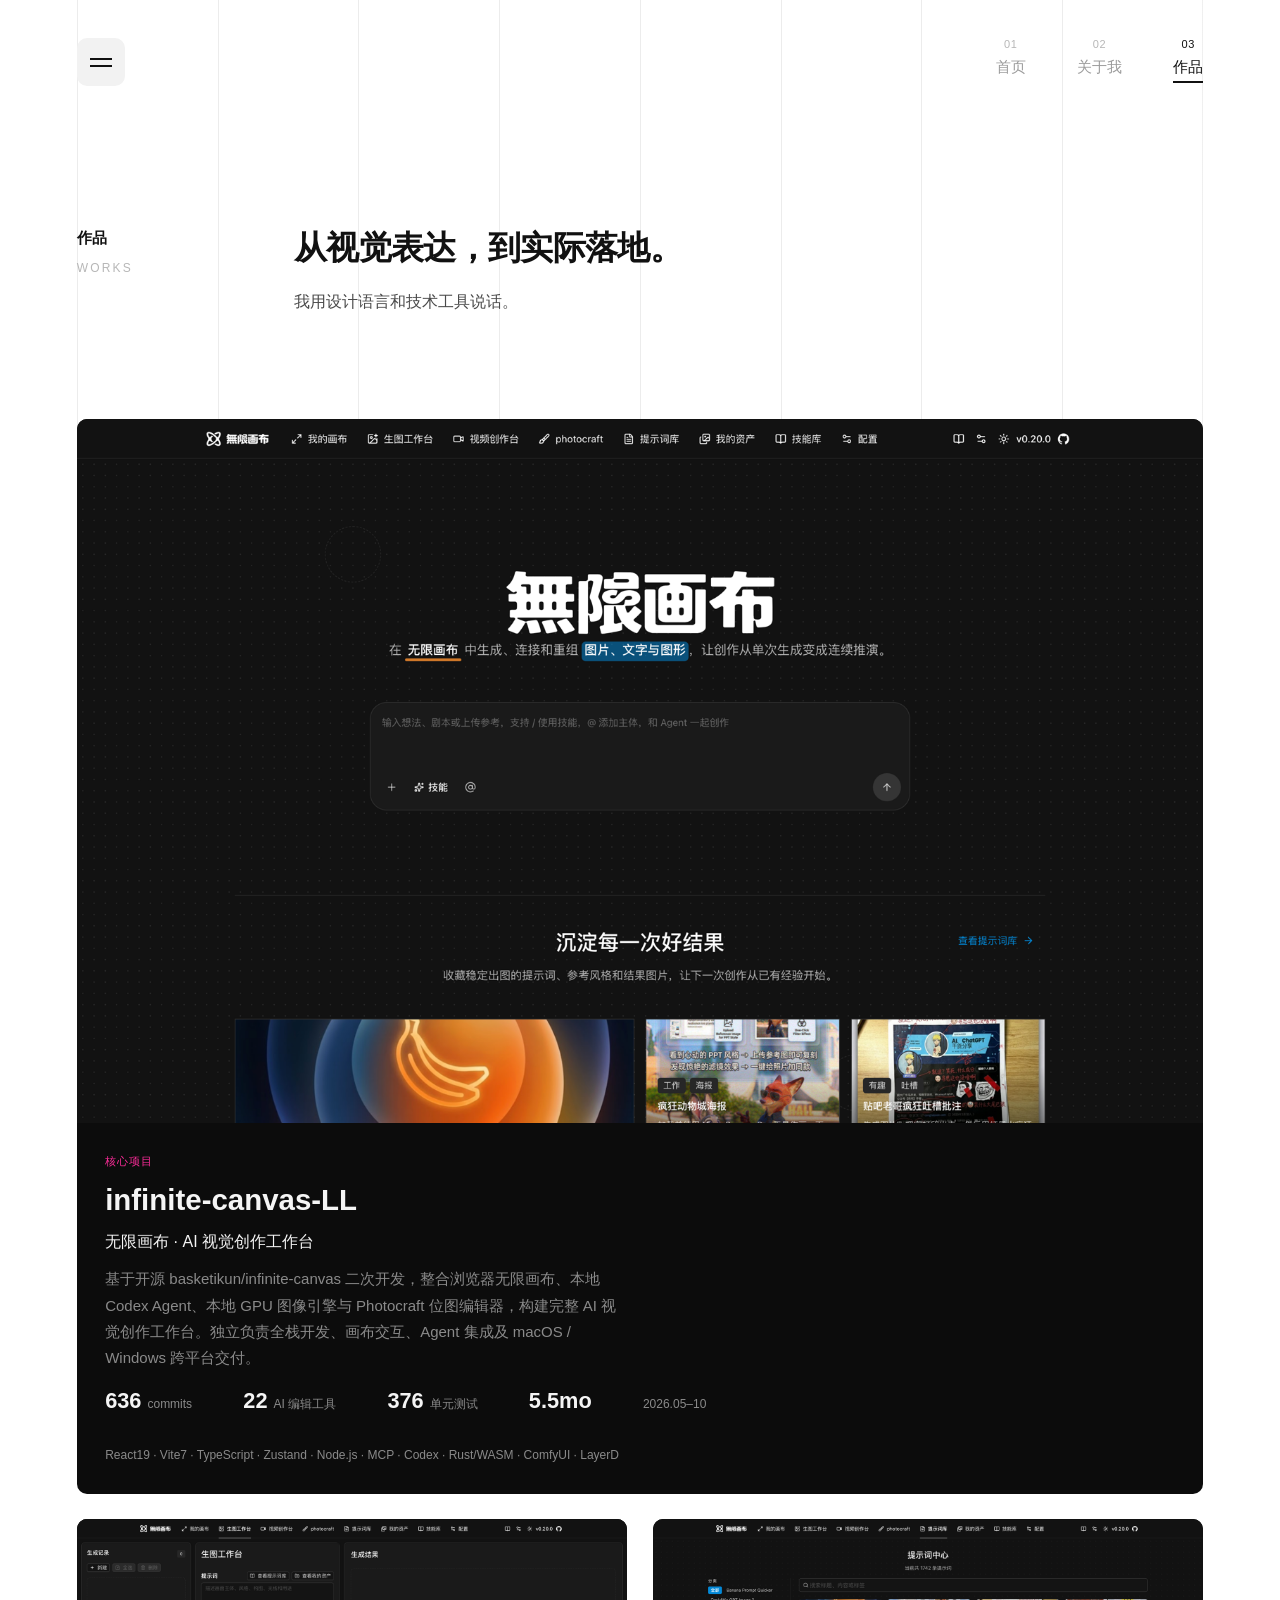
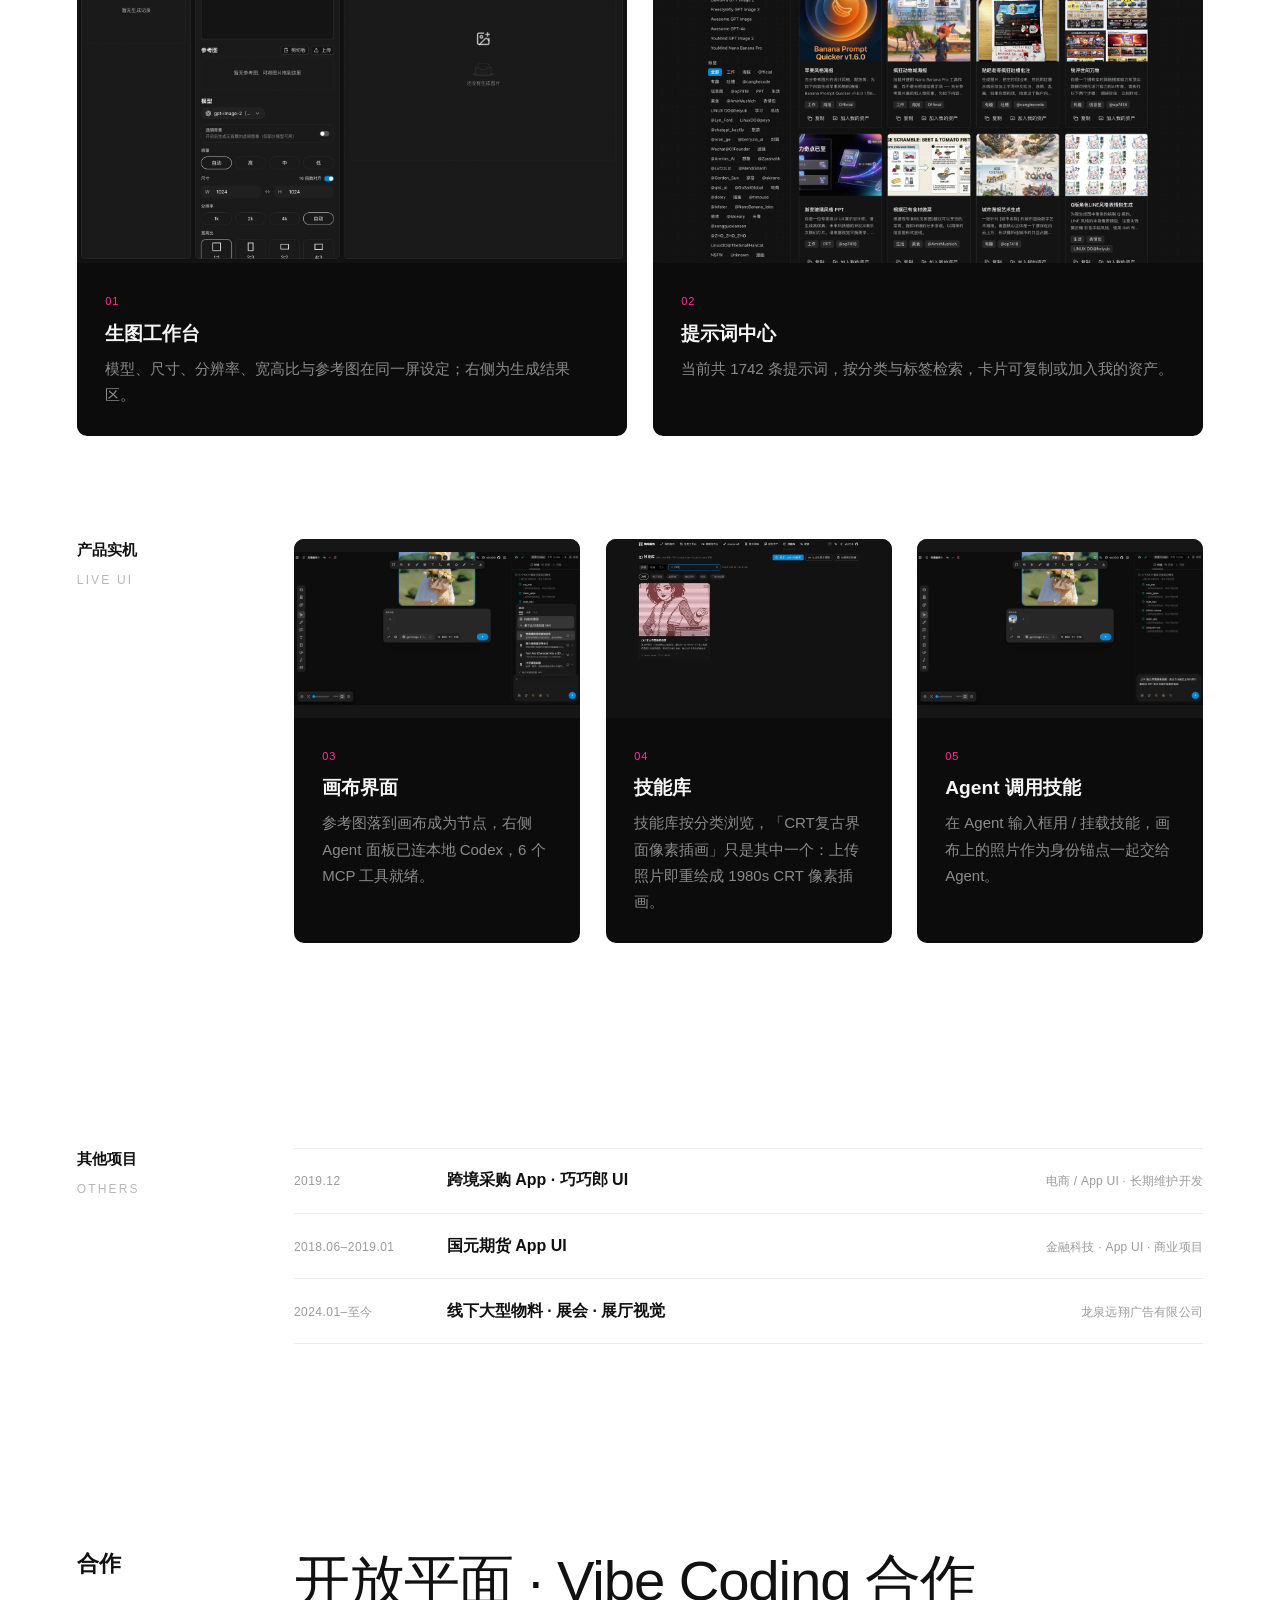
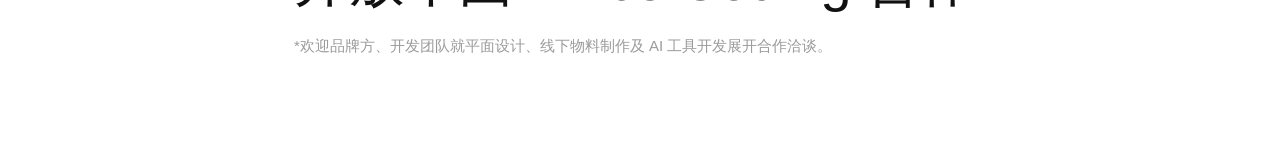
<file: works.html>
<!DOCTYPE html>
<html lang="zh-CN">
<head>
<meta charset="utf-8">
<meta name="viewport" content="width=device-width, initial-scale=1">
<title>柳斌 — 作品 · 项目</title>
  <link rel="icon" type="image/svg+xml" href="assets/favicon.svg">
<meta name="description" content="柳斌的作品：无限画布 infinite-canvas-LL 实机演示截图，以及跨境采购 App · 巧巧郎 UI、国元期货 App UI、线下大型物料与展厅视觉。">
<link rel="stylesheet" href="assets/css/tokens.css">
<link rel="stylesheet" href="assets/css/base.css">
<style>
  /* 页面级组件：其他项目紧凑文字行（base.css 无此形态，仅本页使用） */
  .works-list__row {
    display: grid;
    grid-template-columns: minmax(104px, 14%) 1fr auto;
    gap: var(--gap);
    align-items: baseline;
    padding-block: clamp(14px, 1.6vw, 22px);
    border-top: 1px solid var(--line);
  }

  .works-list__row:last-child { border-bottom: 1px solid var(--line); }

  .works-list__name {
    font-size: var(--fs-body);
    font-weight: 600;
    line-height: 1.4;
    color: var(--ink);
  }

  .works-list__tags {
    font-size: var(--fs-label);
    letter-spacing: 0.02em;
    color: var(--muted);
    text-align: right;
  }

  /* 16:8.57 的实机截图放进 16:10 容器时改为留白适配，不裁切画面 */
  .card__media--fit img { object-fit: contain; }

  @media (max-width: 1024px) {
    .works-list__row { grid-template-columns: minmax(96px, 20%) 1fr; row-gap: 6px; }
    .works-list__tags { grid-column: 2; text-align: left; }
  }

  @media (max-width: 700px) {
    .works-list__row { grid-template-columns: 1fr; row-gap: 6px; }
    .works-list__tags { grid-column: 1; }
  }
</style>
</head>
<body>
<div class="grid-lines" aria-hidden="true"></div>

<header class="topbar">
  <div class="shell topbar__inner">
    <button class="menu-btn" type="button" aria-label="菜单" aria-expanded="false">
      <span></span>
      <span></span>
    </button>

    <nav class="nav" aria-label="主导航">
      <a class="nav__item" href="index.html">
        <span class="nav__num">01</span><span class="nav__label">首页</span>
      </a>
      <a class="nav__item" href="about.html">
        <span class="nav__num">02</span><span class="nav__label">关于我</span>
      </a>
      <a class="nav__item is-active" href="works.html" aria-current="page">
        <span class="nav__num">03</span><span class="nav__label">作品</span>
      </a>
    </nav>
  </div>
</header>

<main class="page">

  <!-- 顶部 title 区：小标签 作品 / WORKS + 大标 + 一句导语 -->
  <section class="section">
    <div class="shell">
      <div class="section__body">
        <div class="section__rail reveal" style="--i:0">
          <span class="eyebrow__cn">作品</span>
          <span class="rail__en">WORKS</span>
        </div>
        <div>
          <h1 class="section__title reveal" style="--i:1">从视觉表达，到实际落地。</h1>
          <p class="lede reveal" style="--i:2; margin-top: 18px;">我用设计语言和技术工具说话。</p>
        </div>
      </div>
    </div>
  </section>

  <!-- 主视觉 + 两张并排截图卡 -->
  <section class="section section--flush">
    <div class="shell">
      <div class="card-grid">

        <!-- 主视觉大卡：16:10 实机截图全宽完整显示 -->
        <article class="card card--hero reveal" data-tilt style="--i:0">
          <figure class="card__media">
            <img src="assets/img/canvas-home.png" width="1600" height="1000"
                 alt="无限画布应用首页实机截图：顶部导航、大标「無限画布」与提示词输入卡，右上角版本 v0.20.0"
                 loading="eager" decoding="async">
          </figure>
          <div class="card__body">
            <p class="card__eyebrow">核心项目</p>
            <h2 class="card__title">infinite-canvas-LL</h2>
            <p class="card__desc" style="font-size: var(--fs-body); color: var(--panel-ink);">无限画布 · AI 视觉创作工作台</p>
            <p class="card__desc" style="max-width: 62ch;">基于开源 basketikun/infinite-canvas 二次开发，整合浏览器无限画布、本地 Codex Agent、本地 GPU 图像引擎与 Photocraft 位图编辑器，构建完整 AI 视觉创作工作台。独立负责全栈开发、画布交互、Agent 集成及 macOS / Windows 跨平台交付。</p>
            <div class="stats">
              <span class="stat"><span class="stat__num">636</span><span class="stat__unit">commits</span></span>
              <span class="stat"><span class="stat__num">22</span><span class="stat__unit">AI 编辑工具</span></span>
              <span class="stat"><span class="stat__num">376</span><span class="stat__unit">单元测试</span></span>
              <span class="stat"><span class="stat__num">5.5mo</span></span>
              <span class="stat__label">2026.05–10</span>
            </div>
            <p class="card__meta">React19 · Vite7 · TypeScript · Zustand · Node.js · MCP · Codex · Rust/WASM · ComfyUI · LayerD</p>
          </div>
        </article>

        <!-- 01 / 02 两张并排截图卡 -->
        <div class="card-grid card-grid--2">
          <article class="card reveal" data-tilt style="--i:0">
            <figure class="card__media">
              <img src="assets/img/canvas-workbench.png" width="1600" height="1000"
                   alt="生图工作台实机截图：左侧生成记录，中间提示词、参考图、模型、质量、尺寸、分辨率与宽高比，右侧生成结果区"
                   loading="lazy" decoding="async">
            </figure>
            <div class="card__body">
              <p class="card__eyebrow">01</p>
              <h3 class="card__title">生图工作台</h3>
              <p class="card__desc">模型、尺寸、分辨率、宽高比与参考图在同一屏设定；右侧为生成结果区。</p>
            </div>
          </article>

          <article class="card reveal" data-tilt style="--i:1">
            <figure class="card__media">
              <img src="assets/img/canvas-prompts.png" width="1600" height="1000"
                   alt="提示词中心实机截图：左侧分类与标签，右侧提示词卡片瀑布，顶部写着当前共 1742 条提示词"
                   loading="lazy" decoding="async">
            </figure>
            <div class="card__body">
              <p class="card__eyebrow">02</p>
              <h3 class="card__title">提示词中心</h3>
              <p class="card__desc">当前共 1742 条提示词，按分类与标签检索，卡片可复制或加入我的资产。</p>
            </div>
          </article>
        </div>

      </div>
    </div>
  </section>

  <!-- 产品实机：画布界面 / 技能库 / Agent 调用技能 -->
  <section class="section">
    <div class="shell">
      <div class="section__body">
        <div class="section__rail reveal" style="--i:0">
          <span class="eyebrow__cn">产品实机</span>
          <span class="rail__en">LIVE UI</span>
        </div>
        <div class="card-grid card-grid--3">
          <article class="card reveal" data-tilt style="--i:0">
            <figure class="card__media card__media--fit">
              <img src="assets/img/app-canvas-agent.png" width="1600" height="857"
                   alt="画布界面实机截图：画布上的参考图节点、顶部页面与缩放条、左侧工具栏、底部生成输入框，右侧 Agent 面板显示 6 个 MCP 服务已完成初始化"
                   loading="lazy" decoding="async">
            </figure>
            <div class="card__body">
              <p class="card__eyebrow">03</p>
              <h3 class="card__title">画布界面</h3>
              <p class="card__desc">参考图落到画布成为节点，右侧 Agent 面板已连本地 Codex，6 个 MCP 工具就绪。</p>
            </div>
          </article>

          <article class="card reveal" data-tilt style="--i:1">
            <figure class="card__media">
              <img src="assets/img/app-skills.png" width="1600" height="1000"
                   alt="技能库页面实机截图：搜索框、分类标签与技能卡列表，卡片带标题、简介与上游作者"
                   loading="lazy" decoding="async">
            </figure>
            <div class="card__body">
              <p class="card__eyebrow">04</p>
              <h3 class="card__title">技能库</h3>
              <p class="card__desc">技能库按分类浏览，「CRT复古界面像素插画」只是其中一个：上传照片即重绘成 1980s CRT 像素插画。</p>
            </div>
          </article>

          <article class="card reveal" data-tilt style="--i:2">
            <figure class="card__media card__media--fit">
              <img src="assets/img/app-skill-invoked.png" width="1600" height="857"
                   alt="Agent 输入框实机截图：输入框内已挂上技能 chip「/CRT复古界面像素插画」并写着指令，画布上的照片作为身份锚点"
                   loading="lazy" decoding="async">
            </figure>
            <div class="card__body">
              <p class="card__eyebrow">05</p>
              <h3 class="card__title">Agent 调用技能</h3>
              <p class="card__desc">在 Agent 输入框用 / 挂载技能，画布上的照片作为身份锚点一起交给 Agent。</p>
            </div>
          </article>
        </div>
      </div>
    </div>
  </section>

  <!-- 其他项目：紧凑纯文字行 -->
  <section class="section">
    <div class="shell">
      <div class="section__body">
        <div class="section__rail reveal" style="--i:0">
          <span class="eyebrow__cn">其他项目</span>
          <span class="rail__en">OTHERS</span>
        </div>
        <div class="reveal" style="--i:1">
          <div class="works-list__row">
            <span class="meta">2019.12</span>
            <span class="works-list__name">跨境采购 App · 巧巧郎 UI</span>
            <span class="works-list__tags">电商 / App UI · 长期维护开发</span>
          </div>
          <div class="works-list__row">
            <span class="meta">2018.06–2019.01</span>
            <span class="works-list__name">国元期货 App UI</span>
            <span class="works-list__tags">金融科技 · App UI · 商业项目</span>
          </div>
          <div class="works-list__row">
            <span class="meta">2024.01–至今</span>
            <span class="works-list__name">线下大型物料 · 展会 · 展厅视觉</span>
            <span class="works-list__tags">龙泉远翔广告有限公司</span>
          </div>
        </div>
      </div>
    </div>
  </section>

</main>

<footer class="footer">
  <div class="shell">
    <div class="section__body">
      <div class="section__rail reveal" style="--i:0">
        <span class="block-title">合作</span>
      </div>
      <div>
        <h2 class="footer__title reveal" style="--i:1">开放平面 · Vibe Coding 合作</h2>
        <p class="footer__note reveal" style="--i:2">*欢迎品牌方、开发团队就平面设计、线下物料制作及 AI 工具开发展开合作洽谈。</p>
      </div>
    </div>
  </div>
</footer>

<script src="assets/js/motion.js" defer></script>
</body>
</html>
</file>
<file: assets/css/tokens.css>
/* ==========================================================================
   tokens.css — 设计令牌（唯一真源：颜色 / 字体 / 字号 / 间距 / 网格 / 动效）
   取自 DESIGN-SPEC.md §2 与 §5。页面里不要硬编码色值，一律引用这里。
   ========================================================================== */

:root {
  /* ---------- 颜色 ---------- */
  --ink: #111111;            /* 正文 / 标题黑 */
  --ink-soft: #4A4A4A;       /* 次级正文 */
  --muted: #9B9B9B;          /* 说明文字、未激活导航 */
  --muted-2: #B7B7B7;        /* 编号、英文小标签 */
  --line: #ECECEC;           /* 1px 分隔线 / 网格辅助线 */
  --paper: #FFFFFF;
  --panel: #0C0C0C;          /* 深色块 */
  --panel-ink: #F5F5F5;      /* 深色块上的正文 */
  --panel-muted: #8A8A8A;    /* 深色块上的说明 */
  --chip: #F2F2F2;           /* 左上菜单按钮底 */
  --accent: #FF2D9B;         /* 极少量强调（深色卡片内小标签） */

  /* 深色块内部派生色（卡片底 / 卡片内分隔线 / 光斑） */
  --panel-soft: #161616;
  --panel-line: #242424;
  --panel-hover: #1B1B1B;
  --glow: rgba(255, 255, 255, 0.055);

  /* ---------- 字体 ---------- */
  --font-sans: -apple-system, BlinkMacSystemFont, "PingFang SC", "Hiragino Sans GB",
    "Microsoft YaHei", "Helvetica Neue", Arial, sans-serif;
  --font-serif: "Didot", "Bodoni 72", "Playfair Display", "Songti SC", "Times New Roman", serif;
  --font-mono: ui-monospace, SFMono-Regular, "SF Mono", Menlo, Consolas, monospace;

  /* ---------- 字号 ---------- */
  --fs-hero: clamp(44px, 5.2vw, 76px);
  --fs-hero-sub: clamp(20px, 1.9vw, 30px);
  --fs-section: clamp(28px, 2.6vw, 40px);
  --fs-block: 22px;          /* 区块小标：个人介绍 / 工作经验 / 联系方式 */
  --fs-card-title: clamp(19px, 1.5vw, 23px);
  --fs-body: 16px;
  --fs-body-sm: 15px;
  --fs-nav: 15px;
  --fs-label: 12px;          /* 英文小标签 */
  --fs-label-sm: 11px;       /* 导航编号 */
  --lh-body: 1.85;
  --lh-tight: 1.05;
  --lh-snug: 1.45;
  --ls-tight: -0.02em;
  --ls-label: 0.18em;

  /* ---------- 网格与间距 ---------- */
  --maxw: 1440px;
  --pad-x: clamp(24px, 6vw, 120px);      /* 页面左右留白 */
  --pad-y: clamp(72px, 8vw, 140px);      /* 章节纵向内边距 */
  --gap: clamp(24px, 2vw, 32px);         /* 栏间 */
  --gap-sm: 16px;
  --gap-xs: 8px;
  --grid-cols: 8;
  --rail-w: minmax(140px, 17%);          /* 左栏小标列宽 */
  --card-w: 527px;                       /* 设计稿卡片宽（图片资产原生宽度） */

  /* ---------- 圆角 / 阴影 ---------- */
  --radius-card: 10px;
  --radius-chip: 10px;
  --radius-pill: 999px;
  --shadow-card: 0 24px 60px -34px rgba(0, 0, 0, 0.5);

  /* ---------- 动效 ---------- */
  --dur-fast: 180ms;
  --dur: 320ms;
  --dur-slow: 720ms;
  --ease: cubic-bezier(0.22, 0.61, 0.36, 1);
  --stagger: 80ms;           /* 同组元素阶梯延迟（60–90ms） */
  --reveal-shift: 28px;      /* 揭示位移 */
  --hero-shift: 24px;        /* hero 入场位移 */
  --tilt-max: 6deg;          /* 3D 倾斜上限 */
  --tilt-perspective: 900px;
  --parallax-max: 20px;      /* 视差位移上限 */

  /* ---------- 层级 ---------- */
  --z-grid: 0;
  --z-content: 1;
  --z-topbar: 30;
  --z-overlay: 60;
}
</file>
<file: assets/css/base.css>
/* ==========================================================================
   base.css — reset + 网格竖线 + 导航 + 章节 + 卡片 + 页脚 + 动效类
   依赖 tokens.css。类名契约见 site/README.md，页面只复用这层，不要再造同类。
   ========================================================================== */

/* ---------------------------------------------------------------- 1. reset */
*,
*::before,
*::after { box-sizing: border-box; }

html {
  -webkit-text-size-adjust: 100%;
  scroll-behavior: smooth;
}

body,
h1, h2, h3, h4, p, figure, blockquote, dl, dd, ul, ol {
  margin: 0;
  padding: 0;
}

ul[class], ol[class] { list-style: none; }

body {
  position: relative;
  min-height: 100vh;
  background: var(--paper);
  color: var(--ink);
  font-family: var(--font-sans);
  font-size: var(--fs-body);
  line-height: var(--lh-body);
  -webkit-font-smoothing: antialiased;
  -moz-osx-font-smoothing: grayscale;
  text-rendering: optimizeLegibility;
  overflow-x: hidden;
}

img, picture, svg, video {
  display: block;
  max-width: 100%;
  height: auto;
}

a {
  color: inherit;
  text-decoration: none;
}

button {
  font: inherit;
  color: inherit;
  background: none;
  border: 0;
}

:focus-visible {
  outline: 2px solid var(--ink);
  outline-offset: 4px;
}

::selection {
  background: var(--ink);
  color: var(--paper);
}

/* ------------------------------------------------------- 2. 布局容器 */
.shell {
  width: 100%;
  max-width: var(--maxw);
  margin-inline: auto;
  padding-inline: var(--pad-x);
}

/* 8 栏辅助网格竖线层：<body> 内第一个元素，pointer-events 关闭 */
.grid-lines {
  position: fixed;
  inset: 0;
  z-index: var(--z-grid);
  pointer-events: none;
}

.grid-lines::before {
  content: "";
  position: absolute;
  top: 0;
  bottom: 0;
  left: 50%;
  transform: translateX(-50%);
  width: min(calc(100% - var(--pad-x) * 2), var(--maxw));
  background-image:
    repeating-linear-gradient(90deg, var(--line) 0 1px, transparent 1px 12.5%),
    linear-gradient(90deg, transparent calc(100% - 1px), var(--line) calc(100% - 1px));
  background-repeat: no-repeat;
  background-position: 0 0;
}

/* 内容都要压在网格层之上 */
.page,
.topbar,
.section,
.footer {
  position: relative;
  z-index: var(--z-content);
}

/* -------------------------------------------------------- 3. 顶栏 / 导航 */
.topbar {
  padding-block: clamp(24px, 3vw, 44px);
}

.topbar__inner {
  display: flex;
  align-items: flex-start;
  justify-content: space-between;
  gap: var(--gap);
}

/* 左上 48×48 菜单按钮 */
.menu-btn {
  display: grid;
  place-content: center;
  gap: 5px;
  width: 48px;
  height: 48px;
  padding: 0;
  border-radius: var(--radius-chip);
  background: var(--chip);
  cursor: pointer;
  transition: background var(--dur) var(--ease);
}

.menu-btn span {
  display: block;
  width: 22px;
  height: 2px;
  background: var(--ink);
  transition: width var(--dur) var(--ease);
}

.menu-btn span:nth-child(2) { width: 22px; }

.menu-btn:hover span:nth-child(1) { width: 14px; }

.menu-btn:hover span:nth-child(2) { width: 18px; }

.menu-btn:active { background: #E8E8E8; }

/* 主导航：编号在上、文字在下 */
.nav {
  display: flex;
  align-items: flex-start;
  gap: clamp(28px, 4vw, 64px);
}

.nav__item {
  position: relative;
  display: flex;
  flex-direction: column;
  align-items: center;
  gap: 6px;
  padding-bottom: 7px;
  color: var(--muted);
  font-size: var(--fs-nav);
  line-height: 1.2;
  transition: color var(--dur) var(--ease);
}

.nav__num {
  font-size: var(--fs-label-sm);
  letter-spacing: 0.06em;
  color: var(--muted-2);
  transition: transform var(--dur) var(--ease), color var(--dur) var(--ease);
}

.nav__label {
  display: inline-block;
  white-space: nowrap;
}

/* 下划线：宽度=文字宽，从左向右展开 */
.nav__item::after {
  content: "";
  position: absolute;
  left: 0;
  right: 0;
  bottom: 0;
  height: 2px;
  background: currentColor;
  transform: scaleX(0);
  transform-origin: left center;
  transition: transform 240ms var(--ease);
}

.nav__item:hover { color: var(--ink); }

.nav__item:hover .nav__num { transform: translateY(-2px); }

.nav__item:hover::after,
.nav__item:focus-visible::after { transform: scaleX(1); }

.nav__item.is-active {
  color: var(--ink);
  font-weight: 500;
}

.nav__item.is-active .nav__num { color: var(--ink); }

.nav__item.is-active::after { transform: scaleX(1); }

/* ------------------------------------------------------------ 4. 排版 */
.eyebrow {
  display: inline-flex;
  align-items: baseline;
  gap: 8px;
  font-size: var(--fs-label);
  font-weight: 500;
  letter-spacing: var(--ls-label);
  text-transform: uppercase;
  color: var(--muted-2);
}

.eyebrow__cn {
  font-size: var(--fs-body-sm);
  font-weight: 600;
  letter-spacing: 0;
  text-transform: none;
  color: var(--ink);
}

.section--dark .eyebrow__cn { color: var(--panel-ink); }

.display-hero {
  font-size: var(--fs-hero);
  font-weight: 700;
  line-height: var(--lh-tight);
  letter-spacing: var(--ls-tight);
}

.hero-sub {
  font-size: var(--fs-hero-sub);
  line-height: var(--lh-snug);
  color: var(--ink-soft);
}

.section__title {
  font-size: var(--fs-section);
  font-weight: 600;
  line-height: 1.25;
  letter-spacing: var(--ls-tight);
}

.block-title {
  font-size: var(--fs-block);
  font-weight: 600;
  line-height: 1.4;
}

.lede {
  font-size: var(--fs-body);
  line-height: var(--lh-body);
  color: var(--ink-soft);
}

.section--dark .lede,
.section--dark .body { color: var(--panel-muted); }

.body {
  font-size: var(--fs-body);
  line-height: var(--lh-body);
  color: var(--ink-soft);
}

.body + .body { margin-top: 1.1em; }

.meta {
  font-size: var(--fs-label);
  letter-spacing: 0.04em;
  color: var(--muted);
}

.serif {
  font-family: var(--font-serif);
  font-weight: 500;
}

.link-underline {
  display: inline-block;
  padding-bottom: 2px;
  border-bottom: 1px solid currentColor;
  font-size: var(--fs-body);
  color: var(--ink);
  transition: opacity var(--dur-fast) var(--ease);
}

.link-underline:hover { opacity: 0.6; }

.link-arrow::after {
  content: " →";
  transition: transform var(--dur) var(--ease);
}

/* 竖排文字（about 页 rail 的「向下滚动」提示等） */
.vertical {
  writing-mode: vertical-rl;
  font-size: var(--fs-label);
  letter-spacing: 0.12em;
  color: var(--muted);
}

/* ------------------------------------------------------------ 5. 章节 */
.section {
  padding-block: var(--pad-y);
}

.section--dark {
  background: var(--panel);
  color: var(--panel-ink);
}

.section--flush { padding-block: 0; }

/* 左栏小标 + 右栏正文的两列结构 */
.section__body {
  display: grid;
  grid-template-columns: var(--rail-w) 1fr;
  column-gap: var(--gap);
  align-items: start;
}

.section__rail {
  position: sticky;
  top: 96px;
  display: flex;
  flex-direction: column;
  gap: 12px;
  font-size: var(--fs-block);
  font-weight: 600;
  line-height: 1.4;
}

.rail__en {
  font-size: var(--fs-label);
  font-weight: 500;
  letter-spacing: var(--ls-label);
  text-transform: uppercase;
  color: var(--muted-2);
}

.section--dark .rail__en { color: var(--panel-muted); }

/* about 页左侧竖排 rail */
.rail {
  display: flex;
  flex-direction: column;
  gap: clamp(32px, 5vw, 72px);
  font-size: var(--fs-body-sm);
}

.rail__back {
  color: var(--ink-soft);
  transition: color var(--dur-fast) var(--ease);
}

.rail__back:hover { color: var(--ink); }

.hairline {
  height: 1px;
  background: var(--line);
  border: 0;
}

.section--dark .hairline { background: var(--panel-line); }

/* ------------------------------------------------------------ 6. 卡片 */
.card-grid {
  display: grid;
  gap: var(--gap);
}

.card-grid--2 { grid-template-columns: repeat(2, minmax(0, 1fr)); }
.card-grid--3 { grid-template-columns: repeat(3, minmax(0, 1fr)); }
.card-grid--4 { grid-template-columns: repeat(4, minmax(0, 1fr)); }

/* 卡片本体：深色硬块、10px 圆角、3D 倾斜容器 */
.card {
  position: relative;
  display: flex;
  flex-direction: column;
  overflow: hidden;
  border-radius: var(--radius-card);
  background: var(--panel);
  color: var(--panel-ink);
  transform-style: preserve-3d;
  transition: transform var(--dur) var(--ease), box-shadow var(--dur) var(--ease);
}

/* 光斑：跟随指针（--mx/--my 由 motion.js 写入） */
.card::after {
  content: "";
  position: absolute;
  inset: 0;
  pointer-events: none;
  opacity: 0;
  background: radial-gradient(
    460px circle at var(--mx, 50%) var(--my, 50%),
    rgba(255, 255, 255, 0.09),
    transparent 60%
  );
  transition: opacity var(--dur) var(--ease);
}

.card:hover::after { opacity: 1; }

/* 3D 倾斜：自身带 perspective，可独立使用 */
.card[data-tilt] {
  transform: perspective(var(--tilt-perspective))
    rotateX(var(--rx, 0deg)) rotateY(var(--ry, 0deg));
}

.card__media {
  position: relative;
  overflow: hidden;
  background: var(--panel-soft);
  aspect-ratio: 16 / 10;
}

.card__media img {
  width: 100%;
  height: 100%;
  object-fit: cover;
  transition: transform var(--dur-slow) var(--ease);
}

.card:hover .card__media img { transform: scale(1.03); }

.card__media--square { aspect-ratio: 1 / 1; }
.card__media--wide { aspect-ratio: 16 / 9; }
.card__media--free { aspect-ratio: auto; }

/* 纯 CSS 面板底：设计稿里没有照片的项目，用这一层做卡片视觉 */
.card__media--glow {
  background:
    radial-gradient(120% 120% at 28% 78%, rgba(255, 255, 255, 0.07), transparent 58%),
    var(--panel);
}

.card__body {
  display: flex;
  flex-direction: column;
  gap: 10px;
  padding: clamp(20px, 2.2vw, 32px);
}

.card__eyebrow {
  font-size: var(--fs-label-sm);
  letter-spacing: 0.1em;
  color: var(--accent);
}

.card__title {
  font-size: var(--fs-card-title);
  font-weight: 700;
  line-height: 1.25;
}

.card__desc {
  font-size: var(--fs-body-sm);
  line-height: 1.75;
  color: var(--panel-muted);
}

.card__meta {
  display: flex;
  flex-wrap: wrap;
  gap: 8px 20px;
  margin-top: auto;
  padding-top: 12px;
  font-size: var(--fs-label);
  color: var(--panel-muted);
}

.card__tags {
  display: flex;
  flex-wrap: wrap;
  gap: 8px;
}

.tag {
  display: inline-block;
  padding: 5px 10px;
  border-radius: var(--radius-pill);
  background: rgba(255, 255, 255, 0.07);
  color: var(--panel-ink);
  font-size: var(--fs-label-sm);
  line-height: 1.2;
  letter-spacing: 0.02em;
}

/* 横卡：左右各半（media 在左 / 在右） */
.card--wide {
  display: grid;
  grid-template-columns: 1fr 1fr;
  align-items: stretch;
}

.card--wide .card__media {
  height: 100%;
  aspect-ratio: auto;
  min-height: 220px;
}

.card--wide .card__body { justify-content: center; }

.card--media-left .card__media { order: -1; }

/* 大卡（首页精选首位） */
.card--hero .card__title { font-size: clamp(24px, 2.3vw, 34px); }

/* ------------------------------------------------------ 7. 数据 / 统计 */
.stats {
  display: flex;
  flex-wrap: wrap;
  gap: clamp(24px, 4vw, 56px);
  align-items: baseline;
}

.stat {
  display: flex;
  align-items: baseline;
  gap: 6px;
}

.stat__num {
  font-size: clamp(20px, 1.7vw, 26px);
  font-weight: 700;
  font-variant-numeric: tabular-nums;
}

.stat__unit {
  font-size: var(--fs-label);
  color: var(--panel-muted);
}

.stat__label {
  font-size: var(--fs-label);
  color: var(--panel-muted);
}

/* ------------------------------------------------------------ 8. 页脚 */
.footer {
  padding-block: var(--pad-y);
  background: var(--paper);
  color: var(--ink);
}

.footer__title {
  font-size: clamp(34px, 4.4vw, 64px);
  font-weight: 500;
  line-height: 1.15;
  letter-spacing: var(--ls-tight);
}

.footer__note {
  margin-top: 18px;
  font-size: var(--fs-body-sm);
  color: var(--muted);
}

.footer__bottom {
  display: flex;
  flex-wrap: wrap;
  justify-content: space-between;
  gap: 12px;
  margin-top: clamp(48px, 7vw, 96px);
  padding-top: 20px;
  border-top: 1px solid var(--line);
  font-size: var(--fs-label);
  color: var(--muted);
}

/* --------------------------------------------------------- 9. 动效类 */
/* 只在 html.js 下隐藏，保证 JS 失效时内容依然可见 */
/* 用独立的 translate/scale 属性做揭示，把 transform 留给卡片倾斜与视差，二者不打架 */
html.js .reveal {
  opacity: 0;
  translate: 0 var(--reveal-shift);
  transition:
    opacity var(--dur-slow) var(--ease),
    translate var(--dur-slow) var(--ease),
    scale var(--dur-slow) var(--ease);
  transition-delay: calc(var(--i, 0) * var(--stagger));
  will-change: opacity, translate;
}

html.js .reveal.is-in {
  opacity: 1;
  translate: none;
}

/* 变体 */
html.js .reveal--left { translate: calc(var(--reveal-shift) * -1) 0; }
html.js .reveal--right { translate: var(--reveal-shift) 0; }
html.js .reveal--fade { translate: none; }
html.js .reveal--zoom { translate: none; scale: 0.97; }

html.js .reveal.is-in { will-change: auto; }

/* Hero 入场：4 段 stagger（标题 / 副标 / meta / 照片） */
html.js [data-hero] .hero__seg {
  opacity: 0;
  transform: translate3d(0, var(--hero-shift), 0);
  transition:
    opacity var(--dur-slow) var(--ease),
    transform var(--dur-slow) var(--ease);
  transition-delay: calc(var(--i, 0) * 120ms);
}

html.js [data-hero] .hero__seg--media {
  transform: translate3d(0, var(--hero-shift), 0) scale(1.04);
}

html.js [data-hero].is-in .hero__seg {
  opacity: 1;
  transform: none;
}

/* 视差容器：由 motion.js 写 --py */
[data-parallax] {
  will-change: transform;
  transform: translate3d(0, var(--py, 0px), 0);
}

/* 数字递增的占位对齐 */
[data-count] { font-variant-numeric: tabular-nums; }

/* ---------------------------------------------------- 10. 响应式降级 */
@media (max-width: 1024px) {
  .section__body {
    grid-template-columns: 1fr;
    row-gap: 28px;
  }

  .section__rail {
    position: static;
    flex-direction: row;
    align-items: baseline;
    gap: 16px;
  }

  .card-grid--3,
  .card-grid--4 { grid-template-columns: repeat(2, minmax(0, 1fr)); }

  .card--wide { grid-template-columns: 1fr; }

  .card--wide .card__media {
    aspect-ratio: 16 / 9;
    min-height: 0;
  }
}

@media (max-width: 700px) {
  :root {
    --fs-body: 15px;
    --fs-hero: clamp(34px, 9vw, 44px);
    --fs-hero-sub: 19px;
  }

  .nav { gap: 22px; }

  .nav__item { font-size: 13px; }

  .card-grid--2,
  .card-grid--3,
  .card-grid--4 { grid-template-columns: 1fr; }

  .grid-lines::before { width: calc(100% - 32px); }
}

/* --------------------------------------------- 11. 降低动效偏好（必做） */
@media (prefers-reduced-motion: reduce) {
  html { scroll-behavior: auto; }

  *,
  *::before,
  *::after {
    animation-duration: 0.001ms !important;
    animation-iteration-count: 1 !important;
    transition-duration: 0.001ms !important;
    transition-delay: 0ms !important;
    scroll-behavior: auto !important;
  }

  html.js .reveal,
  html.js .reveal.is-in,
  html.js [data-hero] .hero__seg {
    opacity: 1 !important;
    transform: none !important;
    translate: none !important;
    scale: none !important;
  }

  [data-parallax] {
    will-change: auto;
    transform: none !important;
  }

  .card[data-tilt] { transform: none !important; }
  .card:hover .card__media img { transform: none; }
  .nav__item:hover .nav__num { transform: none; }
}
</file>
